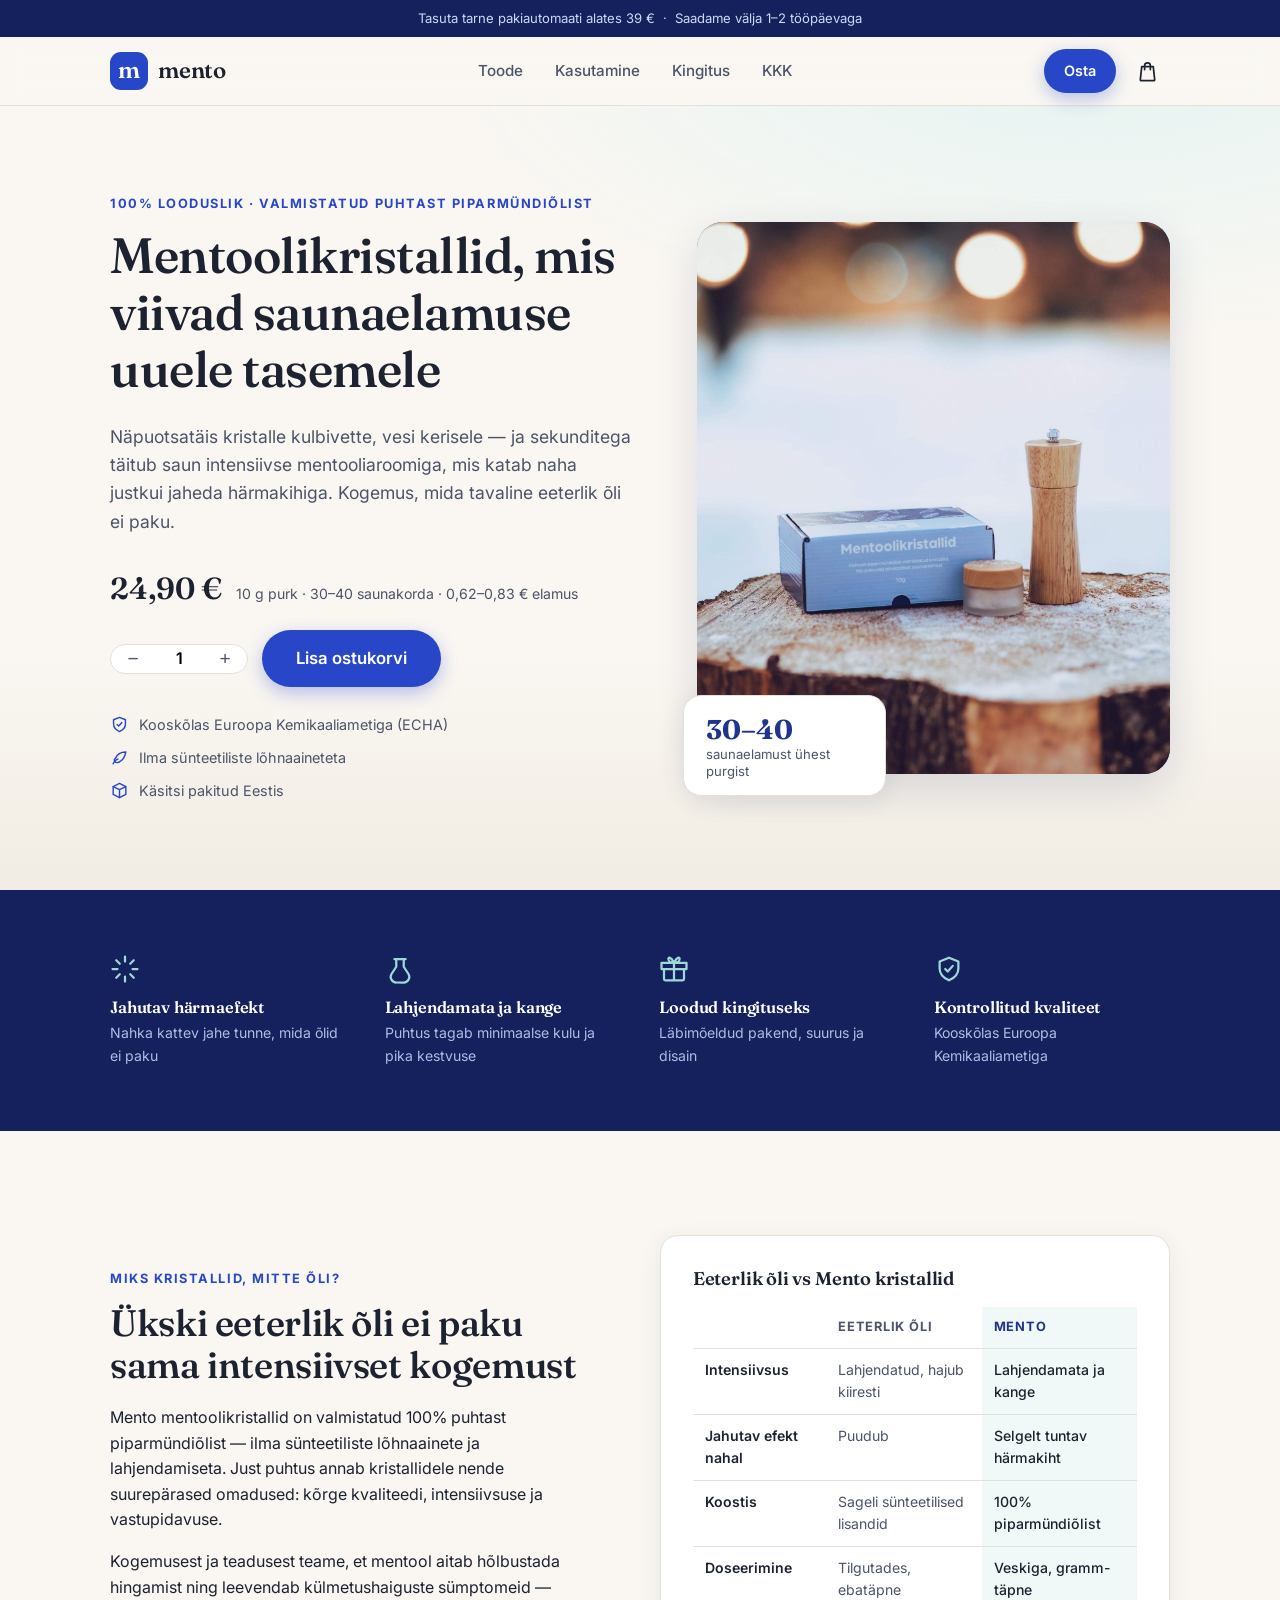
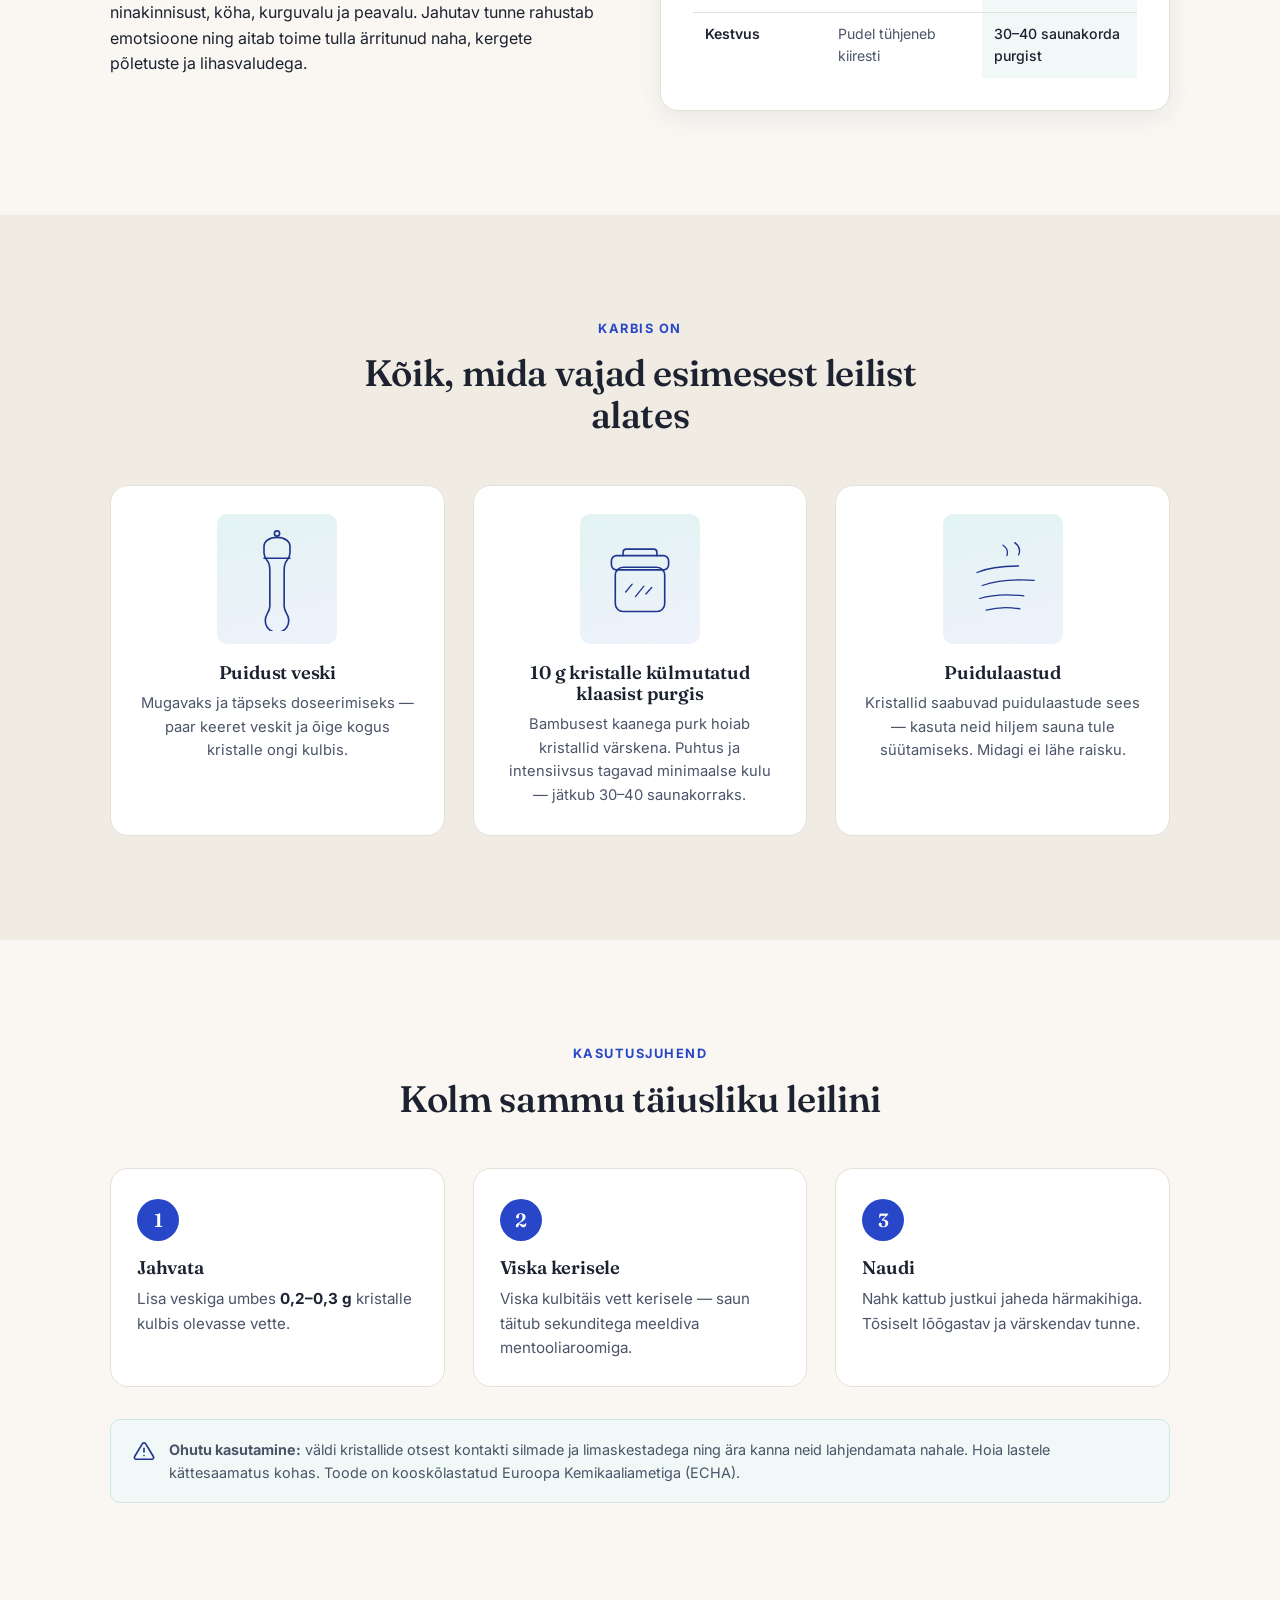
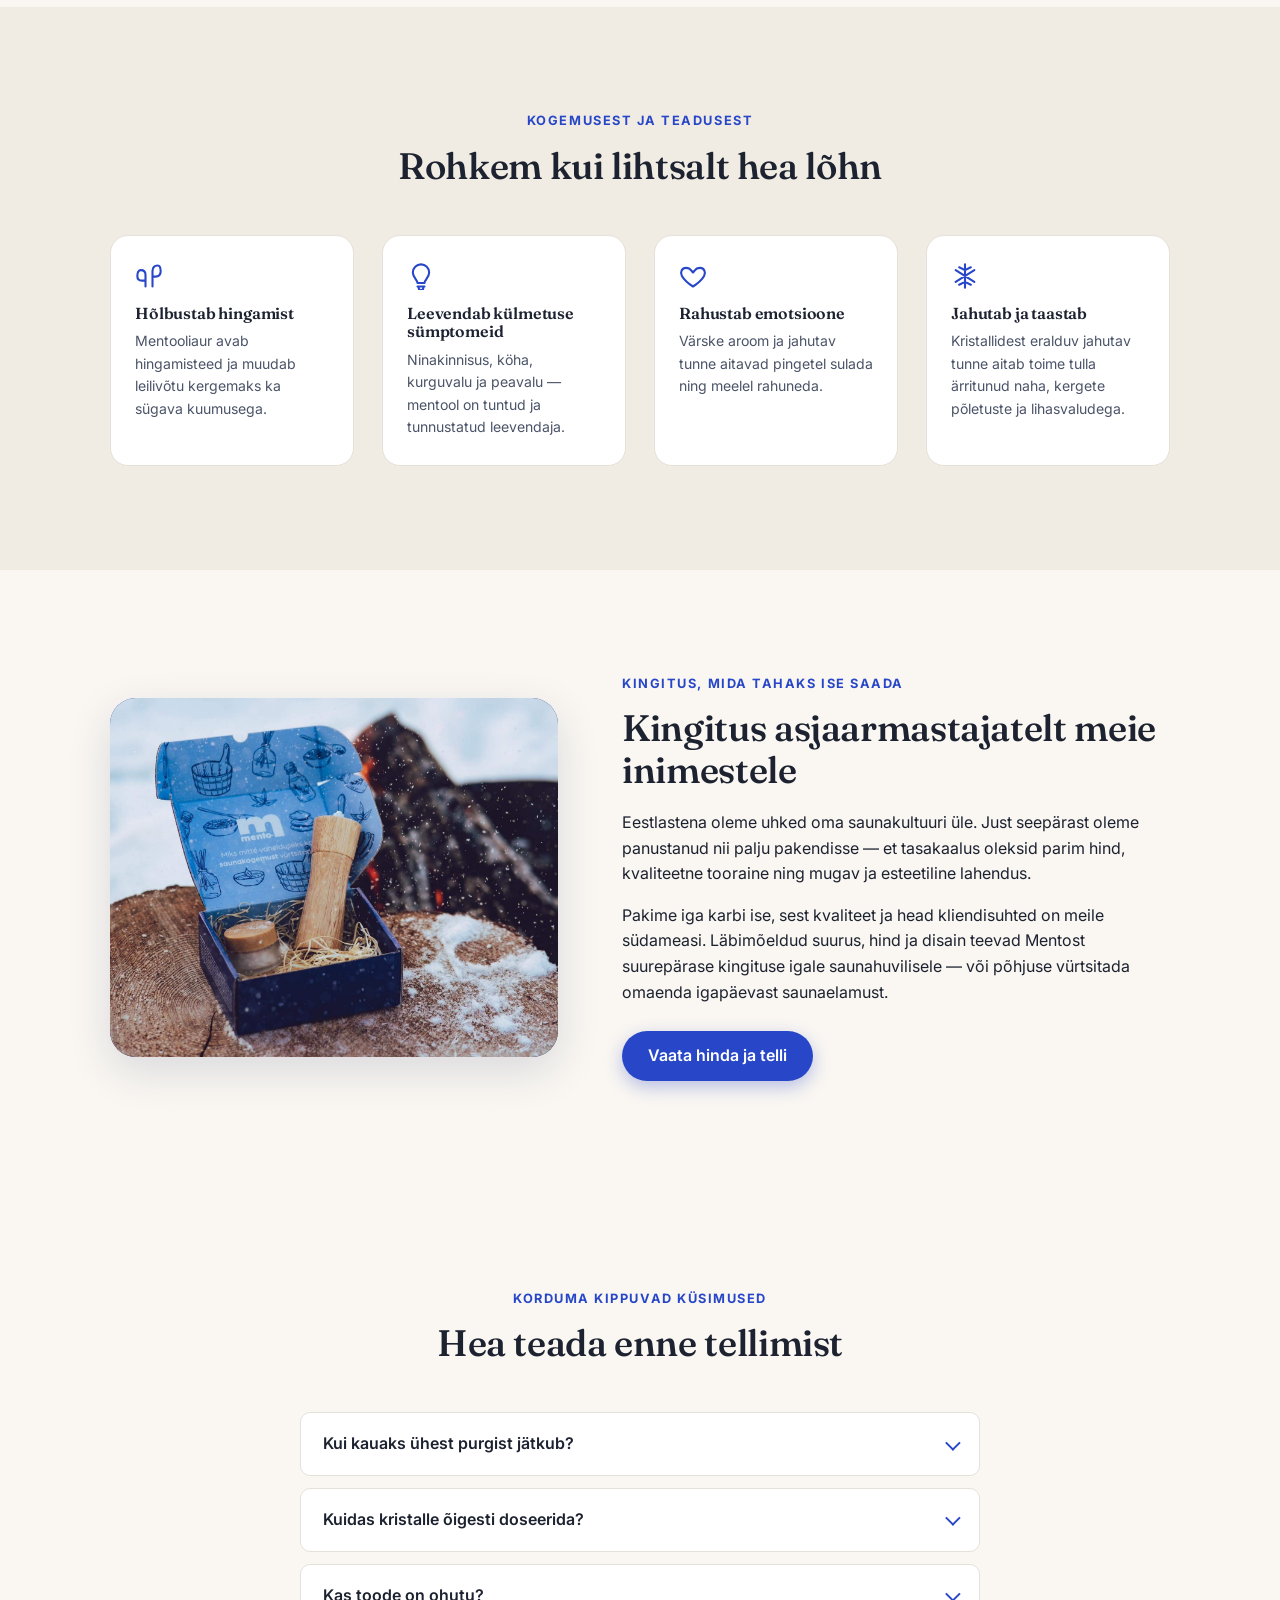
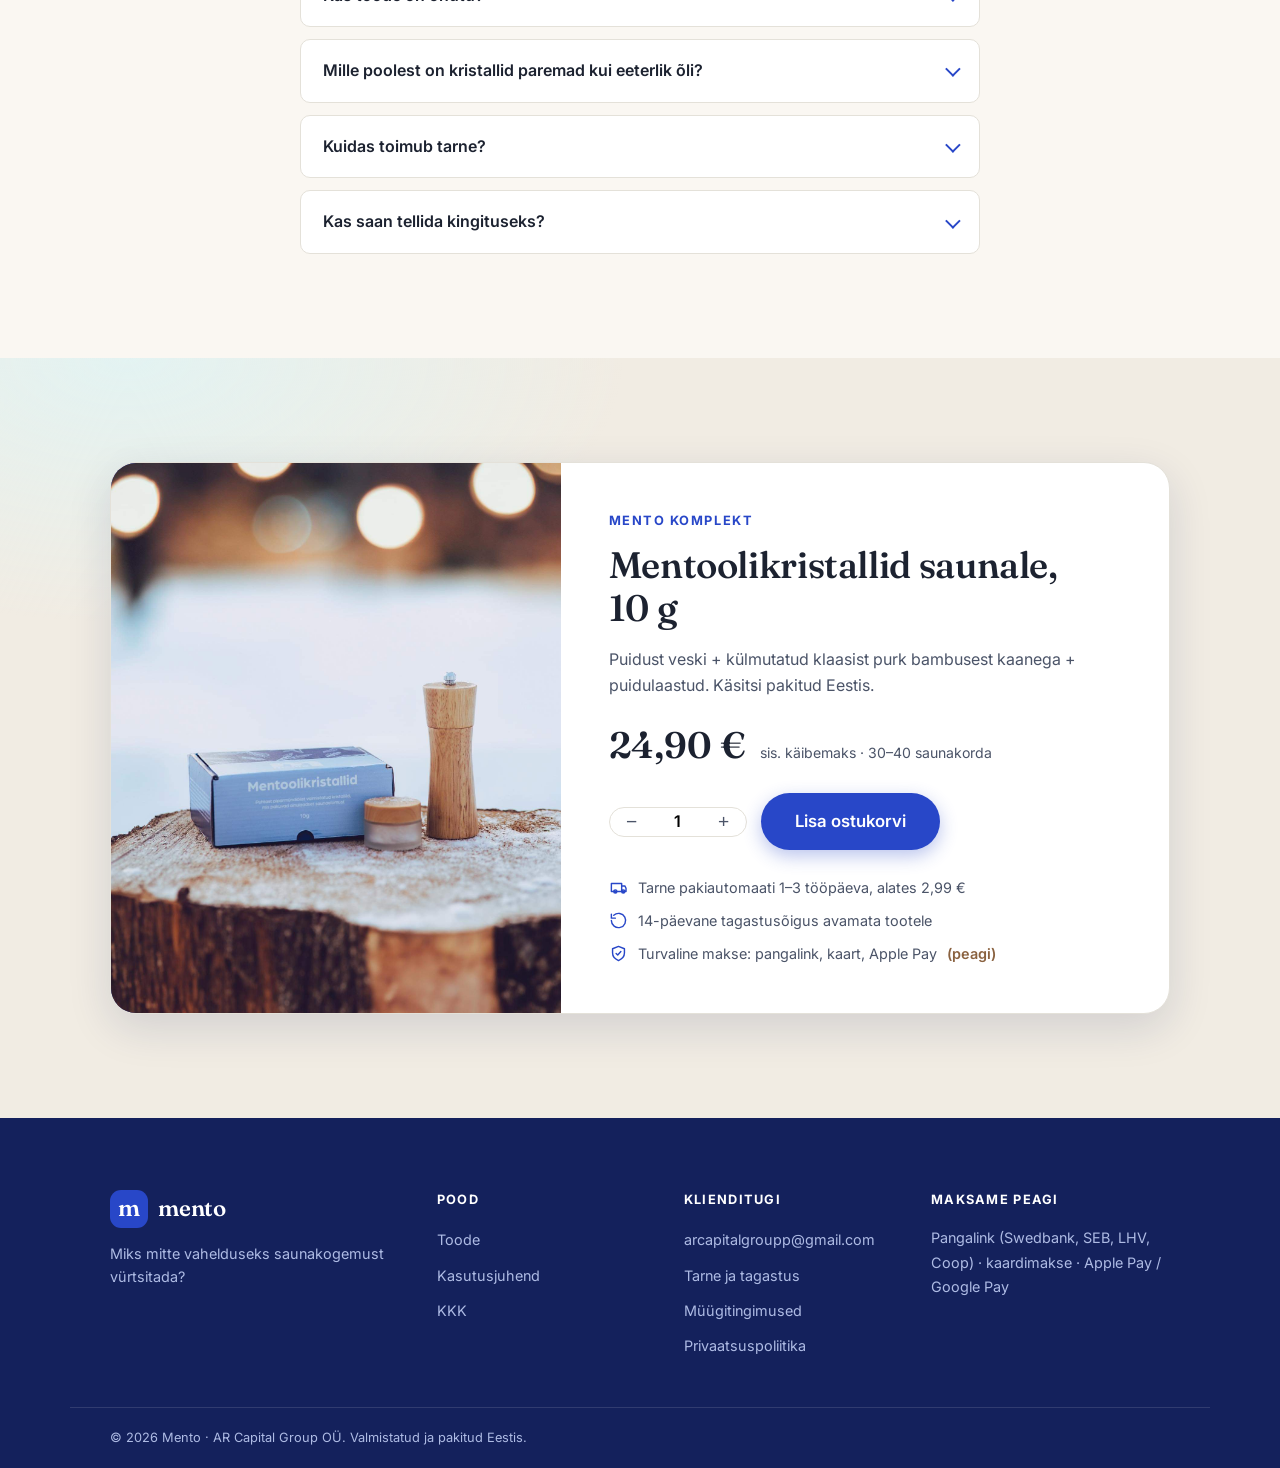
<file: index.html>
<!DOCTYPE html>
<html lang="et">
<head>
  <meta charset="UTF-8">
  <meta name="viewport" content="width=device-width, initial-scale=1">
  <title>Mento — Mentoolikristallid saunale | 100% looduslik</title>
  <meta name="description" content="100% puhtast piparmündiõlist valmistatud mentoolikristallid saunale. Intensiivne ja värskendav saunaelamus — ühest purgist jätkub 30–40 saunakorraks. Käsitsi pakitud Eestis.">
  <meta property="og:title" content="Mento — Mentoolikristallid saunale">
  <meta property="og:description" content="100% looduslikud mentoolikristallid saunale. Ühest purgist 30–40 saunaelamust.">
  <meta property="og:type" content="product">
  <link rel="preconnect" href="https://fonts.googleapis.com">
  <link rel="preconnect" href="https://fonts.gstatic.com" crossorigin>
  <link href="https://fonts.googleapis.com/css2?family=Fraunces:opsz,wght@9..144,400;9..144,500;9..144,600&family=Inter:wght@400;500;600;700&display=swap" rel="stylesheet">
  <link rel="stylesheet" href="css/style.css">
  <link rel="icon" href="data:image/svg+xml,%3Csvg xmlns='http://www.w3.org/2000/svg' viewBox='0 0 32 32'%3E%3Crect width='32' height='32' rx='8' fill='%232847c8'/%3E%3Ctext x='16' y='23' text-anchor='middle' font-family='Georgia' font-size='20' fill='white'%3Em%3C/text%3E%3C/svg%3E">
</head>
<body>

  <!-- Teaderiba -->
  <div class="announce">
    <p>Tasuta tarne pakiautomaati alates 39&nbsp;€ &nbsp;·&nbsp; Saadame välja 1–2 tööpäevaga</p>
  </div>

  <!-- Päis -->
  <header class="site-header" id="ylaosa">
    <div class="container header-inner">
      <a class="brand" href="#ylaosa" aria-label="Mento avaleht">
        <span class="brand-mark" aria-hidden="true">m</span>
        <span class="brand-name">mento</span>
      </a>
      <nav class="main-nav" aria-label="Peamenüü">
        <a href="#toode">Toode</a>
        <a href="#kasutamine">Kasutamine</a>
        <a href="#kingitus">Kingitus</a>
        <a href="#kkk">KKK</a>
      </nav>
      <div class="header-actions">
        <a href="#osta" class="btn btn-small btn-primary nav-buy">Osta</a>
        <button class="cart-button" id="cart-open" aria-label="Ava ostukorv">
          <svg viewBox="0 0 24 24" fill="none" stroke="currentColor" stroke-width="1.8" stroke-linecap="round" stroke-linejoin="round" aria-hidden="true"><path d="M6 7h12l1.5 13.5a1 1 0 0 1-1 1.1H5.5a1 1 0 0 1-1-1.1L6 7Z"/><path d="M9 10V6a3 3 0 0 1 6 0v4"/></svg>
          <span class="cart-count" id="cart-count" hidden>0</span>
        </button>
      </div>
    </div>
  </header>

  <main>
    <!-- Kangelane -->
    <section class="hero" id="toode">
      <div class="container hero-grid">
        <div class="hero-copy">
          <p class="eyebrow">100% looduslik · valmistatud puhtast piparmündiõlist</p>
          <h1>Mentoolikristallid, mis viivad sauna­elamuse uuele tasemele</h1>
          <p class="lead">Näpuotsatäis kristalle kulbivette, vesi kerisele — ja sekunditega täitub saun intensiivse mentooliaroomiga, mis katab naha justkui jaheda härmakihiga. Kogemus, mida tavaline eeterlik õli ei paku.</p>

          <div class="hero-buy">
            <div class="price-row">
              <span class="price" data-price>24,90&nbsp;€</span>
              <span class="price-note">10 g purk · 30–40 saunakorda · 0,62–0,83 € elamus</span>
            </div>
            <div class="buy-controls">
              <div class="qty" data-qty>
                <button type="button" class="qty-btn" data-qty-minus aria-label="Vähenda kogust">−</button>
                <input type="number" inputmode="numeric" value="1" min="1" max="20" data-qty-input aria-label="Kogus">
                <button type="button" class="qty-btn" data-qty-plus aria-label="Suurenda kogust">+</button>
              </div>
              <button class="btn btn-primary btn-large" data-add-to-cart>
                Lisa ostukorvi
              </button>
            </div>
            <ul class="trust-chips">
              <li>
                <svg viewBox="0 0 24 24" fill="none" stroke="currentColor" stroke-width="1.8" stroke-linecap="round" stroke-linejoin="round" aria-hidden="true"><path d="M12 3 4.5 6v5.5c0 4.6 3.2 7.6 7.5 9.5 4.3-1.9 7.5-4.9 7.5-9.5V6L12 3Z"/><path d="m9 12 2 2 4-4.5"/></svg>
                Kooskõlas Euroopa Kemikaaliametiga (ECHA)
              </li>
              <li>
                <svg viewBox="0 0 24 24" fill="none" stroke="currentColor" stroke-width="1.8" stroke-linecap="round" stroke-linejoin="round" aria-hidden="true"><path d="M7 13c2-5 7-8 13-8-1 6-4 11-9 13-2 .8-4 .5-5-1s-.8-3 1-4Z"/><path d="M4 20c1-3 3-5 6-6"/></svg>
                Ilma sünteetiliste lõhnaaineteta
              </li>
              <li>
                <svg viewBox="0 0 24 24" fill="none" stroke="currentColor" stroke-width="1.8" stroke-linecap="round" stroke-linejoin="round" aria-hidden="true"><path d="M20 7 12 3 4 7v10l8 4 8-4V7Z"/><path d="M12 11 4 7m8 4 8-4m-8 4v10"/></svg>
                Käsitsi pakitud Eestis
              </li>
            </ul>
          </div>
        </div>

        <div class="hero-visual">
          <div class="hero-card">
            <img src="images/komplekt.jpeg" alt="Mento komplekt lumisel kännul: mentoolikristallide karp, klaaspurk ja puidust veski" fetchpriority="high">
            <div class="snow" data-snow aria-hidden="true"></div>
          </div>
          <div class="hero-badge">
            <strong>30–40</strong>
            <span>saunaelamust ühest purgist</span>
          </div>
        </div>
      </div>
    </section>

    <!-- Usaldusriba -->
    <section class="featurebar" aria-label="Toote eelised">
      <div class="container featurebar-grid">
        <div class="feature">
          <svg viewBox="0 0 24 24" fill="none" stroke="currentColor" stroke-width="1.8" stroke-linecap="round" stroke-linejoin="round" aria-hidden="true"><path d="M12 2v4m0 12v4M2 12h4m12 0h4M5 5l2.8 2.8m8.4 8.4L19 19M19 5l-2.8 2.8M7.8 16.2 5 19"/></svg>
          <h3>Jahutav härmaefekt</h3>
          <p>Nahka kattev jahe tunne, mida õlid ei paku</p>
        </div>
        <div class="feature">
          <svg viewBox="0 0 24 24" fill="none" stroke="currentColor" stroke-width="1.8" stroke-linecap="round" stroke-linejoin="round" aria-hidden="true"><path d="M9 4v6.2L5.2 16a4.5 4.5 0 0 0 3.9 6.8h5.8a4.5 4.5 0 0 0 3.9-6.8L15 10.2V4"/><path d="M7.5 4h9"/></svg>
          <h3>Lahjendamata ja kange</h3>
          <p>Puhtus tagab minimaalse kulu ja pika kestvuse</p>
        </div>
        <div class="feature">
          <svg viewBox="0 0 24 24" fill="none" stroke="currentColor" stroke-width="1.8" stroke-linecap="round" stroke-linejoin="round" aria-hidden="true"><path d="M20 12v8a1 1 0 0 1-1 1H5a1 1 0 0 1-1-1v-8M2 7h20v5H2zM12 7v14M12 7c-2.5 0-4.5-1.3-4.5-3S9.5 2 12 7Zm0 0c2.5 0 4.5-1.3 4.5-3S14.5 2 12 7Z"/></svg>
          <h3>Loodud kingituseks</h3>
          <p>Läbimõeldud pakend, suurus ja disain</p>
        </div>
        <div class="feature">
          <svg viewBox="0 0 24 24" fill="none" stroke="currentColor" stroke-width="1.8" stroke-linecap="round" stroke-linejoin="round" aria-hidden="true"><path d="M12 3 4.5 6v5.5c0 4.6 3.2 7.6 7.5 9.5 4.3-1.9 7.5-4.9 7.5-9.5V6L12 3Z"/><path d="m9 12 2 2 4-4.5"/></svg>
          <h3>Kontrollitud kvaliteet</h3>
          <p>Kooskõlas Euroopa Kemikaaliametiga</p>
        </div>
      </div>
    </section>

    <!-- Lugu + võrdlus -->
    <section class="story">
      <div class="container story-grid">
        <div class="story-copy">
          <p class="eyebrow">Miks kristallid, mitte õli?</p>
          <h2>Ükski eeterlik õli ei paku sama intensiivset kogemust</h2>
          <p>Mento mentoolikristallid on valmistatud 100% puhtast piparmündiõlist — ilma sünteetiliste lõhnaainete ja lahjendamiseta. Just puhtus annab kristallidele nende suurepärased omadused: kõrge kvaliteedi, intensiivsuse ja vastupidavuse.</p>
          <p>Kogemusest ja teadusest teame, et mentool aitab hõlbustada hingamist ning leevendab külmetushaiguste sümptomeid — ninakinnisust, köha, kurguvalu ja peavalu. Jahutav tunne rahustab emotsioone ning aitab toime tulla ärritunud naha, kergete põletuste ja lihasvaludega.</p>
        </div>
        <div class="compare-card">
          <h3>Eeterlik õli vs Mento kristallid</h3>
          <table class="compare-table">
            <thead>
              <tr>
                <th scope="col"></th>
                <th scope="col">Eeterlik õli</th>
                <th scope="col" class="compare-us">Mento</th>
              </tr>
            </thead>
            <tbody>
              <tr>
                <th scope="row">Intensiivsus</th>
                <td>Lahjendatud, hajub kiiresti</td>
                <td class="compare-us">Lahjendamata ja kange</td>
              </tr>
              <tr>
                <th scope="row">Jahutav efekt nahal</th>
                <td>Puudub</td>
                <td class="compare-us">Selgelt tuntav härmakiht</td>
              </tr>
              <tr>
                <th scope="row">Koostis</th>
                <td>Sageli sünteetilised lisandid</td>
                <td class="compare-us">100% piparmündiõlist</td>
              </tr>
              <tr>
                <th scope="row">Doseerimine</th>
                <td>Tilgutades, ebatäpne</td>
                <td class="compare-us">Veskiga, gramm-täpne</td>
              </tr>
              <tr>
                <th scope="row">Kestvus</th>
                <td>Pudel tühjeneb kiiresti</td>
                <td class="compare-us">30–40 saunakorda purgist</td>
              </tr>
            </tbody>
          </table>
        </div>
      </div>
    </section>

    <!-- Karbis on -->
    <section class="box-contents">
      <div class="container">
        <div class="section-head">
          <p class="eyebrow">Karbis on</p>
          <h2>Kõik, mida vajad esimesest leilist alates</h2>
        </div>
        <div class="box-grid">
          <article class="box-item">
            <div class="box-item-visual">
              <!-- Foto: images/veski.jpg -->
              <svg viewBox="0 0 120 160" fill="none" stroke="currentColor" stroke-width="2.5" stroke-linecap="round" stroke-linejoin="round" aria-hidden="true">
                <path d="M40 30c0-8 8-14 20-14s20 6 20 14v10c0 7-4 10-7 15-2 4-2 8-2 12v55c0 9 7 12 7 21 0 12-8 19-18 19s-18-7-18-19c0-9 7-12 7-21V67c0-4 0-8-2-12-3-5-7-8-7-15V30Z"/>
                <circle cx="60" cy="10" r="4"/>
                <line x1="40" y1="48" x2="80" y2="48"/>
              </svg>
            </div>
            <h3>Puidust veski</h3>
            <p>Mugavaks ja täpseks doseerimiseks — paar keeret veskit ja õige kogus kristalle ongi kulbis.</p>
          </article>
          <article class="box-item">
            <div class="box-item-visual">
              <!-- Foto: images/purk.jpg -->
              <svg viewBox="0 0 120 160" fill="none" stroke="currentColor" stroke-width="2.5" stroke-linecap="round" stroke-linejoin="round" aria-hidden="true">
                <rect x="22" y="62" width="76" height="68" rx="12"/>
                <rect x="16" y="44" width="88" height="22" rx="8"/>
                <path d="M34 44v-5c0-3 2-5 5-5h42c3 0 5 2 5 5v5"/>
                <path d="m38 100 10-12m5 19 13-16m3 12 9-10" stroke-width="2"/>
              </svg>
            </div>
            <h3>10 g kristalle külmutatud klaasist purgis</h3>
            <p>Bambusest kaanega purk hoiab kristallid värskena. Puhtus ja intensiivsus tagavad minimaalse kulu — jätkub 30–40 saunakorraks.</p>
          </article>
          <article class="box-item">
            <div class="box-item-visual">
              <!-- Foto: images/laastud.jpg -->
              <svg viewBox="0 0 120 160" fill="none" stroke="currentColor" stroke-width="2.5" stroke-linecap="round" stroke-linejoin="round" aria-hidden="true">
                <path d="M20 70c16-7 36-10 64-10M28 90c24-8 48-10 80-8M24 110c20-6 44-7 68-4M34 128c18-5 36-5 52-2" stroke-width="2"/>
                <path d="M60 28c6 4 8 10 6 16m12-20c7 5 9 12 6 19" stroke-width="2"/>
              </svg>
            </div>
            <h3>Puidulaastud</h3>
            <p>Kristallid saabuvad puidulaastude sees — kasuta neid hiljem sauna tule süütamiseks. Midagi ei lähe raisku.</p>
          </article>
        </div>
      </div>
    </section>

    <!-- Kasutusjuhend -->
    <section class="howto" id="kasutamine">
      <div class="container">
        <div class="section-head">
          <p class="eyebrow">Kasutusjuhend</p>
          <h2>Kolm sammu täiusliku leilini</h2>
        </div>
        <ol class="steps">
          <li class="step">
            <span class="step-num">1</span>
            <h3>Jahvata</h3>
            <p>Lisa veskiga umbes <strong>0,2–0,3&nbsp;g</strong> kristalle kulbis olevasse vette.</p>
          </li>
          <li class="step">
            <span class="step-num">2</span>
            <h3>Viska kerisele</h3>
            <p>Viska kulbitäis vett kerisele — saun täitub sekunditega meeldiva mentooliaroomiga.</p>
          </li>
          <li class="step">
            <span class="step-num">3</span>
            <h3>Naudi</h3>
            <p>Nahk kattub justkui jaheda härmakihiga. Tõsiselt lõõgastav ja värskendav tunne.</p>
          </li>
        </ol>
        <aside class="safety-note">
          <svg viewBox="0 0 24 24" fill="none" stroke="currentColor" stroke-width="1.8" stroke-linecap="round" stroke-linejoin="round" aria-hidden="true"><path d="M12 9v4m0 4h.01M10.3 3.9 1.8 18a2 2 0 0 0 1.7 3h17a2 2 0 0 0 1.7-3L13.7 3.9a2 2 0 0 0-3.4 0Z"/></svg>
          <p><strong>Ohutu kasutamine:</strong> väldi kristallide otsest kontakti silmade ja limaskestadega ning ära kanna neid lahjendamata nahale. Hoia lastele kättesaamatus kohas. Toode on kooskõlastatud Euroopa Kemikaaliametiga (ECHA).</p>
        </aside>
      </div>
    </section>

    <!-- Mõju -->
    <section class="benefits">
      <div class="container">
        <div class="section-head">
          <p class="eyebrow">Kogemusest ja teadusest</p>
          <h2>Rohkem kui lihtsalt hea lõhn</h2>
        </div>
        <div class="benefits-grid">
          <article class="benefit">
            <svg viewBox="0 0 24 24" fill="none" stroke="currentColor" stroke-width="1.8" stroke-linecap="round" stroke-linejoin="round" aria-hidden="true"><path d="M9 21V11c0-3-2-4-4-4S2 9 2 12s2 4 4 4h3m6 5V8c0-4 2.5-5 4.5-5S22 4.5 22 8s-2 4.5-4.5 4.5H15"/></svg>
            <h3>Hõlbustab hingamist</h3>
            <p>Mentooliaur avab hingamisteed ja muudab leilivõtu kergemaks ka sügava kuumusega.</p>
          </article>
          <article class="benefit">
            <svg viewBox="0 0 24 24" fill="none" stroke="currentColor" stroke-width="1.8" stroke-linecap="round" stroke-linejoin="round" aria-hidden="true"><path d="M12 2a7 7 0 0 1 7 7c0 2.4-1.2 4.1-2.4 5.7-1 1.3-1.6 2.2-1.6 3.3H9c0-1.1-.6-2-1.6-3.3C6.2 13.1 5 11.4 5 9a7 7 0 0 1 7-7Z"/><path d="M9 21h6m-5 0v1a2 2 0 0 0 4 0v-1"/></svg>
            <h3>Leevendab külmetuse sümptomeid</h3>
            <p>Ninakinnisus, köha, kurguvalu ja peavalu — mentool on tuntud ja tunnustatud leevendaja.</p>
          </article>
          <article class="benefit">
            <svg viewBox="0 0 24 24" fill="none" stroke="currentColor" stroke-width="1.8" stroke-linecap="round" stroke-linejoin="round" aria-hidden="true"><path d="M12 21s-7-4.5-9.5-9C.7 8.7 2.5 5 6 5c2.2 0 3.8 1.2 4.7 2.5L12 9l1.3-1.5C14.2 6.2 15.8 5 18 5c3.5 0 5.3 3.7 3.5 7-2.5 4.5-9.5 9-9.5 9Z"/></svg>
            <h3>Rahustab emotsioone</h3>
            <p>Värske aroom ja jahutav tunne aitavad pingetel sulada ning meelel rahuneda.</p>
          </article>
          <article class="benefit">
            <svg viewBox="0 0 24 24" fill="none" stroke="currentColor" stroke-width="1.8" stroke-linecap="round" stroke-linejoin="round" aria-hidden="true"><path d="M12 2v20M4 7l16 10M4 17 20 7M7 4.5 12 7l5-2.5M7 19.5 12 17l5 2.5"/></svg>
            <h3>Jahutab ja taastab</h3>
            <p>Kristallidest eralduv jahutav tunne aitab toime tulla ärritunud naha, kergete põletuste ja lihasvaludega.</p>
          </article>
        </div>
      </div>
    </section>

    <!-- Kingitus -->
    <section class="gift" id="kingitus">
      <div class="container gift-grid">
        <div class="gift-visual">
          <div class="gift-card-visual">
            <img src="images/kinkekarp.jpeg" alt="Avatud Mento kinkekarp talvises looduses: puidust veski ja kristallipurk puidulaastude sees" loading="lazy">
          </div>
        </div>
        <div class="gift-copy">
          <p class="eyebrow">Kingitus, mida tahaks ise saada</p>
          <h2>Kingitus asjaarmastajatelt meie inimestele</h2>
          <p>Eestlastena oleme uhked oma saunakultuuri üle. Just seepärast oleme panustanud nii palju pakendisse — et tasakaalus oleksid parim hind, kvaliteetne tooraine ning mugav ja esteetiline lahendus.</p>
          <p>Pakime iga karbi ise, sest kvaliteet ja head kliendisuhted on meile südameasi. Läbimõeldud suurus, hind ja disain teevad Mentost suurepärase kingituse igale saunahuvilisele — või põhjuse vürtsitada omaenda igapäevast saunaelamust.</p>
          <a href="#osta" class="btn btn-primary">Vaata hinda ja telli</a>
        </div>
      </div>
    </section>

    <!-- KKK -->
    <section class="faq" id="kkk">
      <div class="container faq-inner">
        <div class="section-head">
          <p class="eyebrow">Korduma kippuvad küsimused</p>
          <h2>Hea teada enne tellimist</h2>
        </div>
        <div class="faq-list">
          <details class="faq-item">
            <summary>Kui kauaks ühest purgist jätkub?</summary>
            <p>Purgis on 10 grammi kristalle ja ühe saunakorra jaoks kulub vaid 0,2–0,3 grammi. See teeb ühest purgist 30–40 nauditavat saunaelamust.</p>
          </details>
          <details class="faq-item">
            <summary>Kuidas kristalle õigesti doseerida?</summary>
            <p>Kõige mugavam on kasutada komplektis olevat puidust veskit: paar keeret otse kulbis olevasse vette ja kogus ongi paras. Alusta pigem väiksema kogusega — kristallid on lahjendamata ja kanged.</p>
          </details>
          <details class="faq-item">
            <summary>Kas toode on ohutu?</summary>
            <p>Jah — toode on kooskõlastatud Euroopa Kemikaaliametiga (ECHA) ega sisalda sünteetilisi lõhnaaineid. Nagu iga kontsentreeritud loodustoote puhul: väldi otsest kontakti silmadega, ära neela alla ja hoia lastele kättesaamatus kohas.</p>
          </details>
          <details class="faq-item">
            <summary>Mille poolest on kristallid paremad kui eeterlik õli?</summary>
            <p>Kristallid on lahjendamata ja seetõttu palju intensiivsemad. Lisaks aroomile tekib nahal selgelt tuntav jahutav härmaefekt, mida õlid ei paku. Täpne doseerimine veskiga tähendab, et purk kestab kuid.</p>
          </details>
          <details class="faq-item">
            <summary>Kuidas toimub tarne?</summary>
            <p>Saadame tellimused välja 1–2 tööpäeva jooksul Omniva või SmartPosti pakiautomaati üle Eesti. Pakiautomaati jõuab tellimus tavaliselt 1–3 tööpäevaga. Alates 39 € tellimusest on tarne tasuta.</p>
          </details>
          <details class="faq-item">
            <summary>Kas saan tellida kingituseks?</summary>
            <p>Kindlasti — toode ongi kingituseks loodud. Karbi disain, suurus ja sisu (veski, purk ja puidulaastud) moodustavad tervikliku kingikomplekti, mis ei vaja lisapakendamist.</p>
          </details>
        </div>
      </div>
    </section>

    <!-- Ostuplokk -->
    <section class="buy" id="osta">
      <div class="container">
        <div class="buy-card">
          <div class="buy-visual" aria-hidden="true">
            <img src="images/komplekt.jpeg" alt="" loading="lazy">
            <div class="snow" data-snow></div>
          </div>
          <div class="buy-info">
            <p class="eyebrow">Mento komplekt</p>
            <h2>Mentoolikristallid saunale, 10&nbsp;g</h2>
            <p class="buy-desc">Puidust veski + külmutatud klaasist purk bambusest kaanega + puidulaastud. Käsitsi pakitud Eestis.</p>
            <div class="price-row">
              <span class="price price-large" data-price>24,90&nbsp;€</span>
              <span class="price-note">sis. käibemaks · 30–40 saunakorda</span>
            </div>
            <div class="buy-controls">
              <div class="qty" data-qty>
                <button type="button" class="qty-btn" data-qty-minus aria-label="Vähenda kogust">−</button>
                <input type="number" inputmode="numeric" value="1" min="1" max="20" data-qty-input aria-label="Kogus">
                <button type="button" class="qty-btn" data-qty-plus aria-label="Suurenda kogust">+</button>
              </div>
              <button class="btn btn-primary btn-large" data-add-to-cart>Lisa ostukorvi</button>
            </div>
            <ul class="buy-meta">
              <li>
                <svg viewBox="0 0 24 24" fill="none" stroke="currentColor" stroke-width="1.8" stroke-linecap="round" stroke-linejoin="round" aria-hidden="true"><path d="M3 7h13v10H3zM16 10h4l1.5 3V17H16M6 17a2 2 0 1 0 4 0 2 2 0 0 0-4 0Zm10 0a2 2 0 1 0 4 0 2 2 0 0 0-4 0Z"/></svg>
                Tarne pakiautomaati 1–3 tööpäeva, alates 2,99&nbsp;€
              </li>
              <li>
                <svg viewBox="0 0 24 24" fill="none" stroke="currentColor" stroke-width="1.8" stroke-linecap="round" stroke-linejoin="round" aria-hidden="true"><path d="M3 12a9 9 0 1 0 3-6.7M3 4v5h5"/></svg>
                14-päevane tagastusõigus avamata tootele
              </li>
              <li>
                <svg viewBox="0 0 24 24" fill="none" stroke="currentColor" stroke-width="1.8" stroke-linecap="round" stroke-linejoin="round" aria-hidden="true"><path d="M12 3 4.5 6v5.5c0 4.6 3.2 7.6 7.5 9.5 4.3-1.9 7.5-4.9 7.5-9.5V6L12 3Z"/><path d="m9 12 2 2 4-4.5"/></svg>
                Turvaline makse: pangalink, kaart, Apple&nbsp;Pay <em>(peagi)</em>
              </li>
            </ul>
          </div>
        </div>
      </div>
    </section>
  </main>

  <!-- Jalus -->
  <footer class="site-footer">
    <div class="container footer-grid">
      <div class="footer-brand">
        <a class="brand" href="#ylaosa" aria-label="Mento avaleht">
          <span class="brand-mark" aria-hidden="true">m</span>
          <span class="brand-name brand-name-light">mento</span>
        </a>
        <p>Miks mitte vahelduseks saunakogemust vürtsitada?</p>
      </div>
      <div class="footer-col">
        <h4>Pood</h4>
        <a href="#toode">Toode</a>
        <a href="#kasutamine">Kasutusjuhend</a>
        <a href="#kkk">KKK</a>
      </div>
      <div class="footer-col">
        <h4>Klienditugi</h4>
        <a href="mailto:arcapitalgroupp@gmail.com">arcapitalgroupp@gmail.com</a>
        <a href="tingimused.html#tarne">Tarne ja tagastus</a>
        <a href="tingimused.html">Müügitingimused</a>
        <a href="privaatsus.html">Privaatsuspoliitika</a>
      </div>
      <div class="footer-col">
        <h4>Maksame peagi</h4>
        <p class="footer-pay">Pangalink (Swedbank, SEB, LHV, Coop) · kaardimakse · Apple&nbsp;Pay / Google&nbsp;Pay</p>
      </div>
    </div>
    <div class="container footer-bottom">
      <p>© 2026 Mento · AR Capital Group OÜ. Valmistatud ja pakitud Eestis.</p>
    </div>
  </footer>

  <!-- Ostukorvi sahtel -->
  <div class="drawer-backdrop" id="cart-backdrop" hidden></div>
  <aside class="cart-drawer" id="cart-drawer" role="dialog" aria-modal="true" aria-label="Ostukorv" hidden>
    <div class="cart-head">
      <h2>Ostukorv</h2>
      <button class="icon-btn" id="cart-close" aria-label="Sulge ostukorv">
        <svg viewBox="0 0 24 24" fill="none" stroke="currentColor" stroke-width="2" stroke-linecap="round" aria-hidden="true"><path d="M6 6l12 12M18 6 6 18"/></svg>
      </button>
    </div>
    <div class="cart-body" id="cart-body">
      <!-- täidetakse JS-iga -->
    </div>
    <div class="cart-foot" id="cart-foot" hidden>
      <p class="cart-shipping-hint" id="cart-shipping-hint"></p>
      <div class="cart-total-row">
        <span>Vahesumma</span>
        <strong id="cart-subtotal">0,00&nbsp;€</strong>
      </div>
      <button class="btn btn-primary btn-large btn-block" id="checkout-open">Vormista tellimus</button>
      <p class="cart-note">Tarne arvutatakse järgmises sammus</p>
    </div>
  </aside>

  <!-- Tellimuse vormistamine -->
  <div class="modal-backdrop" id="checkout-backdrop" hidden>
    <div class="modal" role="dialog" aria-modal="true" aria-labelledby="checkout-title">
      <div class="modal-head">
        <h2 id="checkout-title">Tellimuse vormistamine</h2>
        <button class="icon-btn" id="checkout-close" aria-label="Sulge">
          <svg viewBox="0 0 24 24" fill="none" stroke="currentColor" stroke-width="2" stroke-linecap="round" aria-hidden="true"><path d="M6 6l12 12M18 6 6 18"/></svg>
        </button>
      </div>

      <form id="checkout-form" novalidate>
        <fieldset>
          <legend>Kontaktandmed</legend>
          <div class="form-row">
            <div class="form-field">
              <label for="f-nimi">Nimi <span aria-hidden="true">*</span></label>
              <input id="f-nimi" name="nimi" type="text" autocomplete="name" required>
              <p class="field-error" hidden>Palun sisesta oma nimi</p>
            </div>
            <div class="form-field">
              <label for="f-tel">Telefon <span aria-hidden="true">*</span></label>
              <input id="f-tel" name="telefon" type="tel" autocomplete="tel" placeholder="+372" required>
              <p class="field-error" hidden>Palun sisesta telefoninumber</p>
            </div>
          </div>
          <div class="form-field">
            <label for="f-epost">E-post <span aria-hidden="true">*</span></label>
            <input id="f-epost" name="epost" type="email" autocomplete="email" required>
            <p class="field-hint">Saadame sellele aadressile tellimuse kinnituse ja pakiautomaadi koodi</p>
            <p class="field-error" hidden>Palun sisesta korrektne e-posti aadress</p>
          </div>
        </fieldset>

        <fieldset>
          <legend>Tarneviis</legend>
          <div class="option-list" id="shipping-options">
            <label class="option">
              <input type="radio" name="tarne" value="omniva" data-price="2.99" checked>
              <span class="option-body">
                <span class="option-title">Omniva pakiautomaat</span>
                <span class="option-sub">1–3 tööpäeva</span>
              </span>
              <span class="option-price" data-ship-price>2,99&nbsp;€</span>
            </label>
            <label class="option">
              <input type="radio" name="tarne" value="smartpost" data-price="2.99">
              <span class="option-body">
                <span class="option-title">SmartPost pakiautomaat</span>
                <span class="option-sub">1–3 tööpäeva</span>
              </span>
              <span class="option-price" data-ship-price>2,99&nbsp;€</span>
            </label>
            <label class="option">
              <input type="radio" name="tarne" value="kuller" data-price="5.99">
              <span class="option-body">
                <span class="option-title">Kuller koju või kontorisse</span>
                <span class="option-sub">1–2 tööpäeva, üle Eesti</span>
              </span>
              <span class="option-price">5,99&nbsp;€</span>
            </label>
          </div>
          <div class="form-field" id="parcel-field">
            <label for="f-automaat">Pakiautomaat <span aria-hidden="true">*</span></label>
            <input id="f-automaat" name="automaat" type="text" placeholder="nt Tallinna Kristiine Keskuse pakiautomaat" required>
            <p class="field-hint">Päris poes asendub see pakiautomaatide otsinguga</p>
            <p class="field-error" hidden>Palun vali pakiautomaat</p>
          </div>
          <div class="form-field" id="address-field" hidden>
            <label for="f-aadress">Aadress <span aria-hidden="true">*</span></label>
            <input id="f-aadress" name="aadress" type="text" autocomplete="street-address">
            <p class="field-error" hidden>Palun sisesta tarneaadress</p>
          </div>
        </fieldset>

        <fieldset>
          <legend>Makseviis</legend>
          <p class="pay-placeholder-note">Makselahendus ühendatakse peagi — allolevad valikud näitavad planeeritavat valikut.</p>
          <div class="option-list option-list-pay">
            <label class="option option-disabled">
              <input type="radio" name="makse" value="pangalink" disabled>
              <span class="option-body">
                <span class="option-title">Pangalink</span>
                <span class="option-sub">Swedbank · SEB · LHV · Coop Pank</span>
              </span>
              <span class="option-badge">Tulekul</span>
            </label>
            <label class="option option-disabled">
              <input type="radio" name="makse" value="kaart" disabled>
              <span class="option-body">
                <span class="option-title">Pangakaart</span>
                <span class="option-sub">Visa · Mastercard</span>
              </span>
              <span class="option-badge">Tulekul</span>
            </label>
            <label class="option option-disabled">
              <input type="radio" name="makse" value="wallet" disabled>
              <span class="option-body">
                <span class="option-title">Apple Pay / Google Pay</span>
                <span class="option-sub">Kiirmakse mobiilis</span>
              </span>
              <span class="option-badge">Tulekul</span>
            </label>
          </div>
        </fieldset>

        <div class="order-summary">
          <div class="summary-row"><span>Tooted</span><span id="sum-products">0,00&nbsp;€</span></div>
          <div class="summary-row"><span>Tarne</span><span id="sum-shipping">2,99&nbsp;€</span></div>
          <div class="summary-row summary-total"><span>Kokku</span><span id="sum-total">0,00&nbsp;€</span></div>
        </div>

        <div class="form-field">
          <label class="consent">
            <input type="checkbox" name="tingimused" required>
            <span>Olen tutvunud ja nõustun <a href="tingimused.html" target="_blank" rel="noopener">müügitingimuste</a> ning <a href="privaatsus.html" target="_blank" rel="noopener">privaatsuspoliitikaga</a> <span aria-hidden="true">*</span></span>
          </label>
          <p class="field-error" hidden>Tellimuse esitamiseks nõustu müügitingimustega</p>
        </div>

        <button type="submit" class="btn btn-primary btn-large btn-block" id="checkout-submit">Esita tellimus (testrežiim)</button>
        <p class="cart-note">Testrežiimis makset ei toimu — tellimus kinnitatakse näidisena.</p>
      </form>

      <div class="order-confirm" id="order-confirm" hidden>
        <svg viewBox="0 0 24 24" fill="none" stroke="currentColor" stroke-width="1.8" stroke-linecap="round" stroke-linejoin="round" aria-hidden="true"><circle cx="12" cy="12" r="9"/><path d="m8.5 12.5 2.5 2.5 5-5.5"/></svg>
        <h3>Aitäh! Tellimus on vastu võetud</h3>
        <p>See on testkinnitus — kui makselahendus on ühendatud, suunatakse klient siit makset sooritama ning kinnitus saadetakse e-postiga.</p>
        <button class="btn btn-secondary" id="confirm-close">Sulge</button>
      </div>
    </div>
  </div>

  <!-- Teavitus -->
  <div class="toast" id="toast" role="status" aria-live="polite" hidden></div>

  <script src="js/main.js"></script>
</body>
</html>
</file>
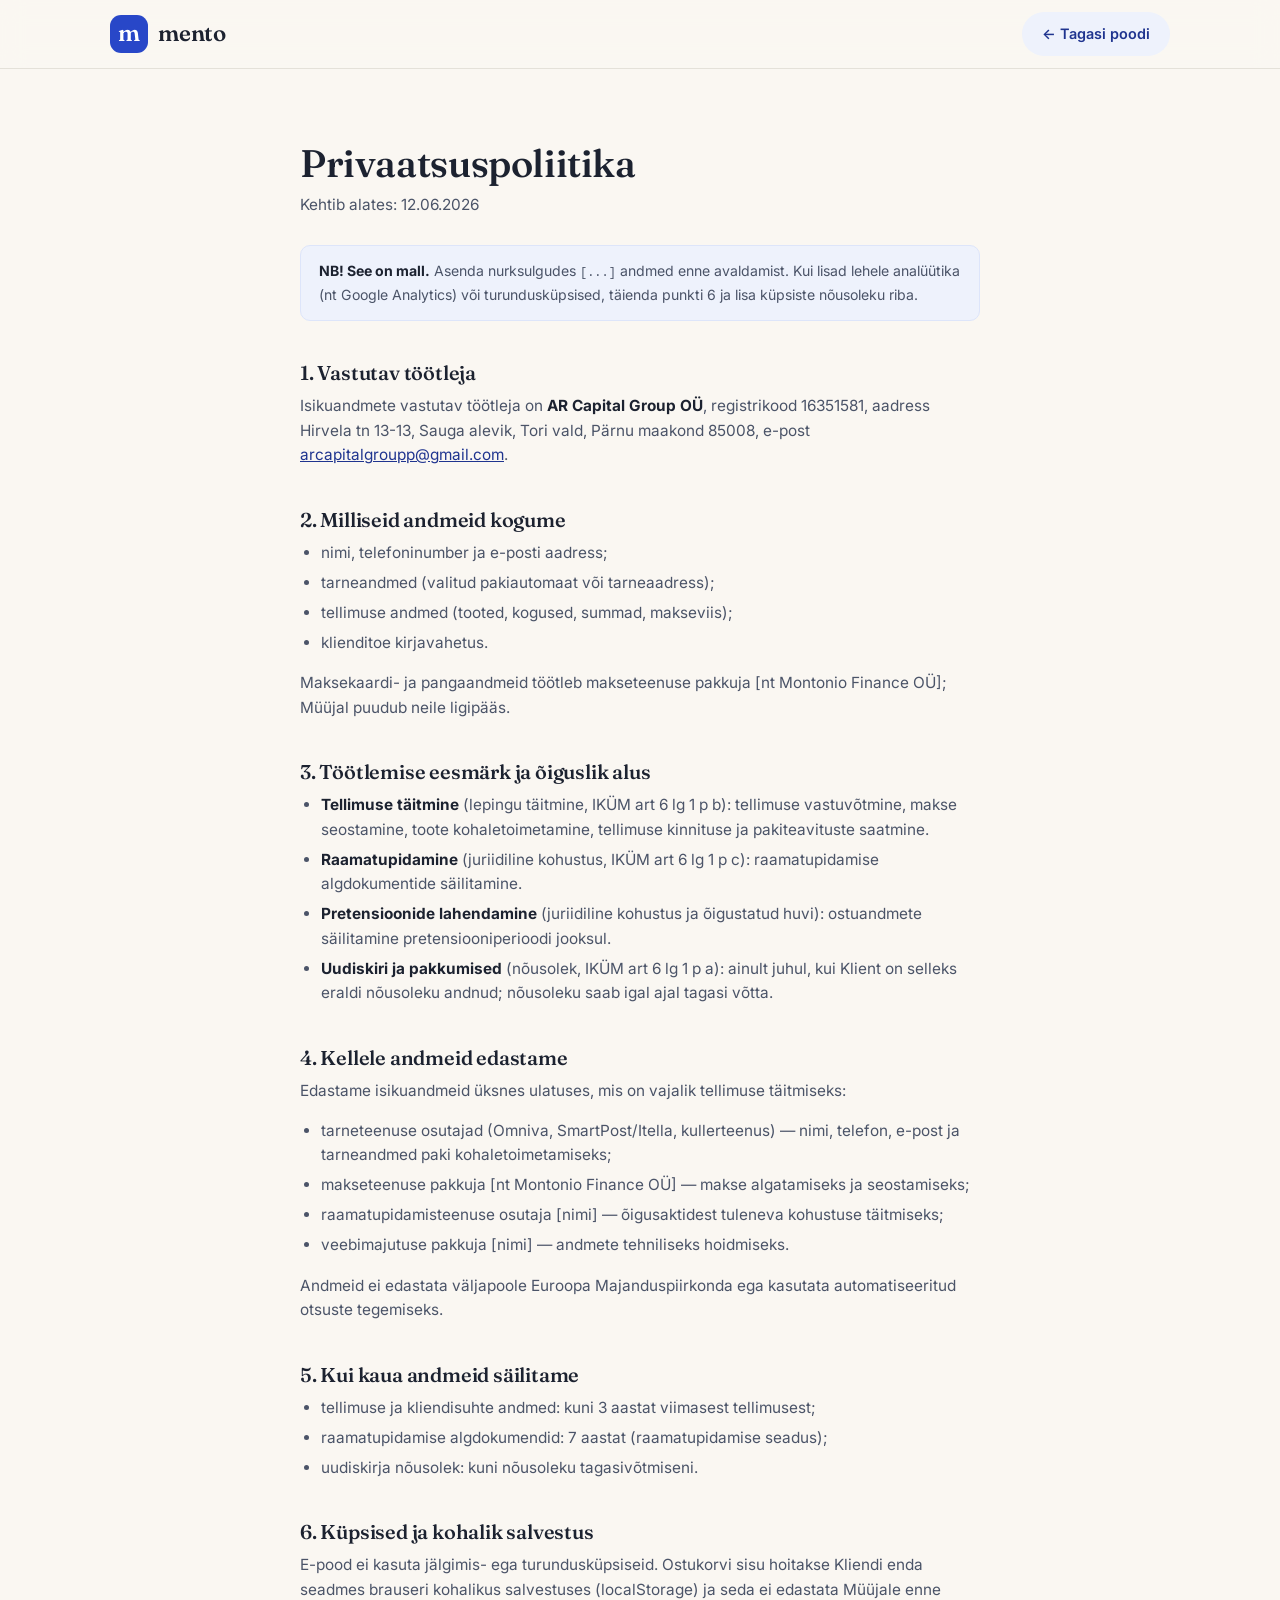
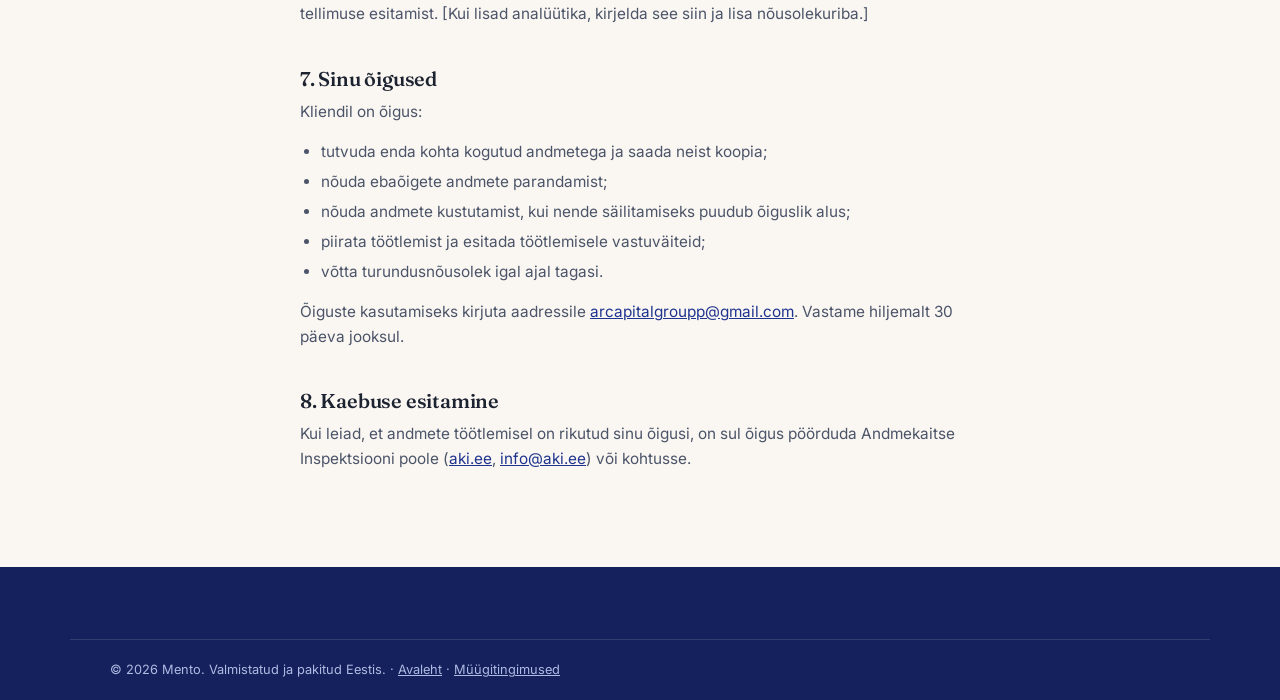
<file: privaatsus.html>
﻿<!DOCTYPE html>
<html lang="et">
<head>
  <meta charset="UTF-8">
  <meta name="viewport" content="width=device-width, initial-scale=1">
  <title>Privaatsuspoliitika — Mento</title>
  <meta name="description" content="Mento e-poe privaatsuspoliitika: milliseid isikuandmeid kogume, miks ja kui kaua neid säilitame ning millised on sinu õigused.">
  <meta name="robots" content="noindex">
  <link rel="preconnect" href="https://fonts.googleapis.com">
  <link rel="preconnect" href="https://fonts.gstatic.com" crossorigin>
  <link href="https://fonts.googleapis.com/css2?family=Fraunces:opsz,wght@9..144,400;9..144,500;9..144,600&family=Inter:wght@400;500;600;700&display=swap" rel="stylesheet">
  <link rel="stylesheet" href="css/style.css">
  <link rel="icon" href="data:image/svg+xml,%3Csvg xmlns='http://www.w3.org/2000/svg' viewBox='0 0 32 32'%3E%3Crect width='32' height='32' rx='8' fill='%232847c8'/%3E%3Ctext x='16' y='23' text-anchor='middle' font-family='Georgia' font-size='20' fill='white'%3Em%3C/text%3E%3C/svg%3E">
</head>
<body>

  <header class="site-header">
    <div class="container header-inner">
      <a class="brand" href="index.html" aria-label="Mento avaleht">
        <span class="brand-mark" aria-hidden="true">m</span>
        <span class="brand-name">mento</span>
      </a>
      <a href="index.html" class="btn btn-small btn-secondary">← Tagasi poodi</a>
    </div>
  </header>

  <main class="legal-page">
    <div class="container">
      <h1>Privaatsuspoliitika</h1>
      <p class="legal-meta">Kehtib alates: 12.06.2026</p>

      <div class="legal-notice">
        <strong>NB! See on mall.</strong> Asenda nurksulgudes <code>[...]</code> andmed enne
        avaldamist. Kui lisad lehele analüütika (nt Google Analytics) või turundusküpsised,
        täienda punkti 6 ja lisa küpsiste nõusoleku riba.
      </div>

      <h2>1. Vastutav töötleja</h2>
      <p>Isikuandmete vastutav töötleja on <strong>AR Capital Group OÜ</strong>, registrikood
      16351581, aadress Hirvela tn 13-13, Sauga alevik, Tori vald, Pärnu maakond 85008,
      e-post <a href="mailto:arcapitalgroupp@gmail.com">arcapitalgroupp@gmail.com</a>.</p>

      <h2>2. Milliseid andmeid kogume</h2>
      <ul>
        <li>nimi, telefoninumber ja e-posti aadress;</li>
        <li>tarneandmed (valitud pakiautomaat või tarneaadress);</li>
        <li>tellimuse andmed (tooted, kogused, summad, makseviis);</li>
        <li>klienditoe kirjavahetus.</li>
      </ul>
      <p>Maksekaardi- ja pangaandmeid töötleb makseteenuse pakkuja [nt Montonio Finance OÜ];
      Müüjal puudub neile ligipääs.</p>

      <h2>3. Töötlemise eesmärk ja õiguslik alus</h2>
      <ul>
        <li><strong>Tellimuse täitmine</strong> (lepingu täitmine, IKÜM art 6 lg 1 p b):
        tellimuse vastuvõtmine, makse seostamine, toote kohaletoimetamine, tellimuse kinnituse
        ja pakiteavituste saatmine.</li>
        <li><strong>Raamatupidamine</strong> (juriidiline kohustus, IKÜM art 6 lg 1 p c):
        raamatupidamise algdokumentide säilitamine.</li>
        <li><strong>Pretensioonide lahendamine</strong> (juriidiline kohustus ja õigustatud huvi):
        ostuandmete säilitamine pretensiooniperioodi jooksul.</li>
        <li><strong>Uudiskiri ja pakkumised</strong> (nõusolek, IKÜM art 6 lg 1 p a): ainult juhul,
        kui Klient on selleks eraldi nõusoleku andnud; nõusoleku saab igal ajal tagasi võtta.</li>
      </ul>

      <h2>4. Kellele andmeid edastame</h2>
      <p>Edastame isikuandmeid üksnes ulatuses, mis on vajalik tellimuse täitmiseks:</p>
      <ul>
        <li>tarneteenuse osutajad (Omniva, SmartPost/Itella, kullerteenus) — nimi, telefon,
        e-post ja tarneandmed paki kohaletoimetamiseks;</li>
        <li>makseteenuse pakkuja [nt Montonio Finance OÜ] — makse algatamiseks ja seostamiseks;</li>
        <li>raamatupidamisteenuse osutaja [nimi] — õigusaktidest tuleneva kohustuse täitmiseks;</li>
        <li>veebimajutuse pakkuja [nimi] — andmete tehniliseks hoidmiseks.</li>
      </ul>
      <p>Andmeid ei edastata väljapoole Euroopa Majanduspiirkonda ega kasutata automatiseeritud
      otsuste tegemiseks.</p>

      <h2>5. Kui kaua andmeid säilitame</h2>
      <ul>
        <li>tellimuse ja kliendisuhte andmed: kuni 3 aastat viimasest tellimusest;</li>
        <li>raamatupidamise algdokumendid: 7 aastat (raamatupidamise seadus);</li>
        <li>uudiskirja nõusolek: kuni nõusoleku tagasivõtmiseni.</li>
      </ul>

      <h2>6. Küpsised ja kohalik salvestus</h2>
      <p>E-pood ei kasuta jälgimis- ega turundusküpsiseid. Ostukorvi sisu hoitakse Kliendi enda
      seadmes brauseri kohalikus salvestuses (localStorage) ja seda ei edastata Müüjale enne
      tellimuse esitamist. [Kui lisad analüütika, kirjelda see siin ja lisa nõusolekuriba.]</p>

      <h2>7. Sinu õigused</h2>
      <p>Kliendil on õigus:</p>
      <ul>
        <li>tutvuda enda kohta kogutud andmetega ja saada neist koopia;</li>
        <li>nõuda ebaõigete andmete parandamist;</li>
        <li>nõuda andmete kustutamist, kui nende säilitamiseks puudub õiguslik alus;</li>
        <li>piirata töötlemist ja esitada töötlemisele vastuväiteid;</li>
        <li>võtta turundusnõusolek igal ajal tagasi.</li>
      </ul>
      <p>Õiguste kasutamiseks kirjuta aadressile <a href="mailto:arcapitalgroupp@gmail.com">arcapitalgroupp@gmail.com</a>.
      Vastame hiljemalt 30 päeva jooksul.</p>

      <h2>8. Kaebuse esitamine</h2>
      <p>Kui leiad, et andmete töötlemisel on rikutud sinu õigusi, on sul õigus pöörduda
      Andmekaitse Inspektsiooni poole
      (<a href="https://www.aki.ee" rel="noopener" target="_blank">aki.ee</a>,
      <a href="mailto:info@aki.ee">info@aki.ee</a>) või kohtusse.</p>
    </div>
  </main>

  <footer class="site-footer">
    <div class="container footer-bottom">
      <p>© 2026 Mento. Valmistatud ja pakitud Eestis. · <a class="footer-inline-link" href="index.html">Avaleht</a> · <a class="footer-inline-link" href="tingimused.html">Müügitingimused</a></p>
    </div>
  </footer>

</body>
</html>
</file>
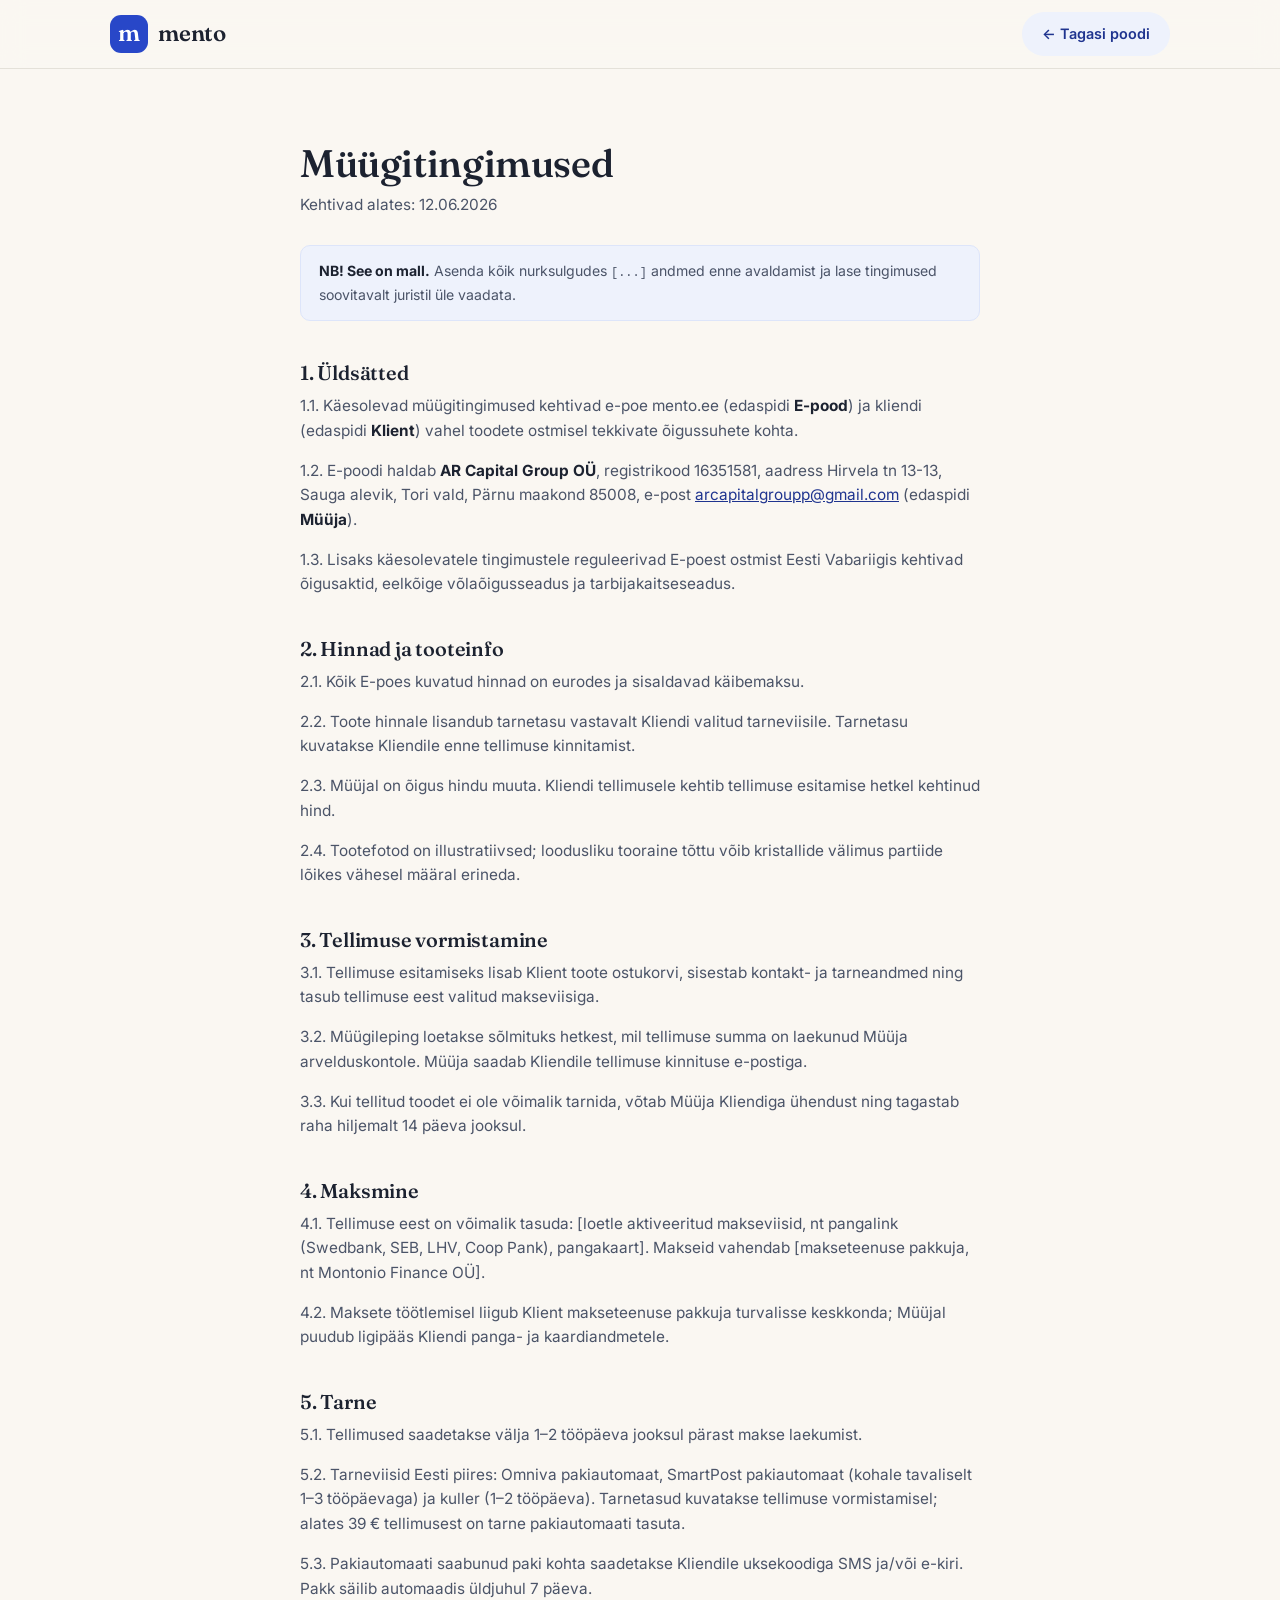
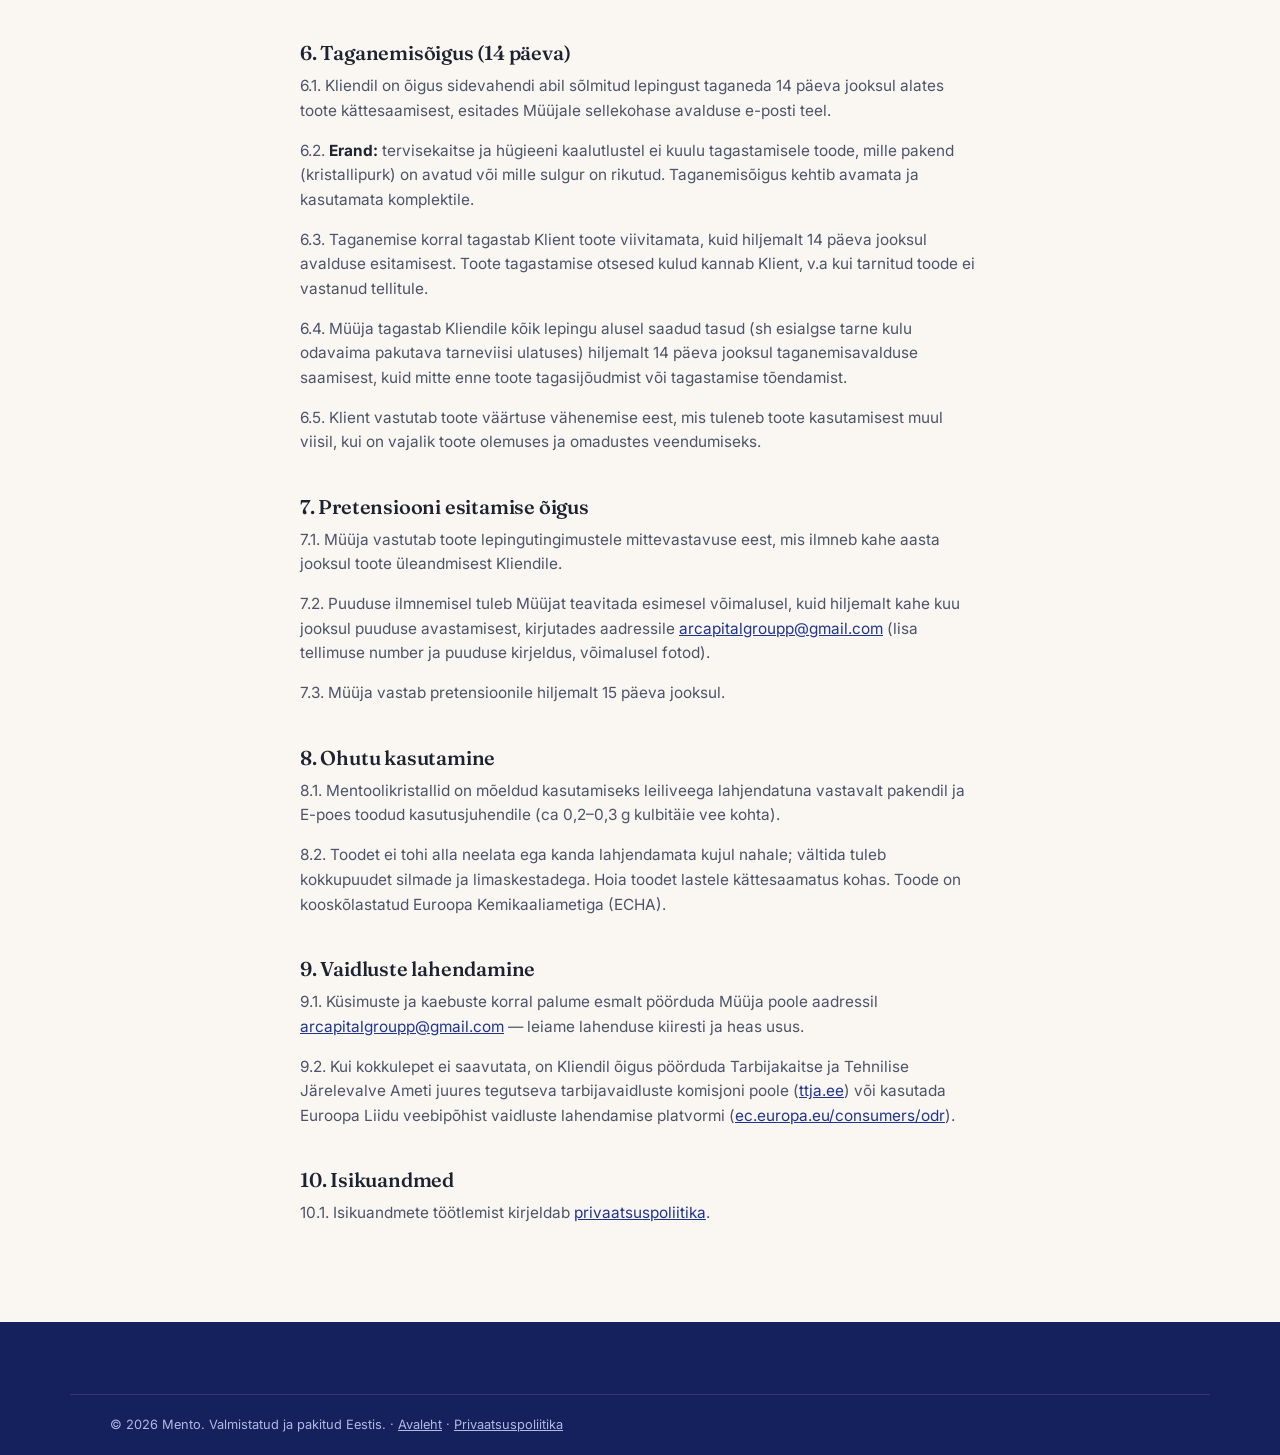
<file: tingimused.html>
﻿<!DOCTYPE html>
<html lang="et">
<head>
  <meta charset="UTF-8">
  <meta name="viewport" content="width=device-width, initial-scale=1">
  <title>Müügitingimused — Mento</title>
  <meta name="description" content="Mento e-poe müügitingimused: tellimine, maksmine, tarne, taganemisõigus ja pretensioonide esitamine.">
  <meta name="robots" content="noindex">
  <link rel="preconnect" href="https://fonts.googleapis.com">
  <link rel="preconnect" href="https://fonts.gstatic.com" crossorigin>
  <link href="https://fonts.googleapis.com/css2?family=Fraunces:opsz,wght@9..144,400;9..144,500;9..144,600&family=Inter:wght@400;500;600;700&display=swap" rel="stylesheet">
  <link rel="stylesheet" href="css/style.css">
  <link rel="icon" href="data:image/svg+xml,%3Csvg xmlns='http://www.w3.org/2000/svg' viewBox='0 0 32 32'%3E%3Crect width='32' height='32' rx='8' fill='%232847c8'/%3E%3Ctext x='16' y='23' text-anchor='middle' font-family='Georgia' font-size='20' fill='white'%3Em%3C/text%3E%3C/svg%3E">
</head>
<body>

  <header class="site-header">
    <div class="container header-inner">
      <a class="brand" href="index.html" aria-label="Mento avaleht">
        <span class="brand-mark" aria-hidden="true">m</span>
        <span class="brand-name">mento</span>
      </a>
      <a href="index.html" class="btn btn-small btn-secondary">← Tagasi poodi</a>
    </div>
  </header>

  <main class="legal-page">
    <div class="container">
      <h1>Müügitingimused</h1>
      <p class="legal-meta">Kehtivad alates: 12.06.2026</p>

      <div class="legal-notice">
        <strong>NB! See on mall.</strong> Asenda kõik nurksulgudes <code>[...]</code> andmed enne
        avaldamist ja lase tingimused soovitavalt juristil üle vaadata.
      </div>

      <h2>1. Üldsätted</h2>
      <p>1.1. Käesolevad müügitingimused kehtivad e-poe mento.ee (edaspidi <strong>E-pood</strong>)
      ja kliendi (edaspidi <strong>Klient</strong>) vahel toodete ostmisel tekkivate õigussuhete kohta.</p>
      <p>1.2. E-poodi haldab <strong>AR Capital Group OÜ</strong>, registrikood 16351581, aadress
      Hirvela tn 13-13, Sauga alevik, Tori vald, Pärnu maakond 85008, e-post
      <a href="mailto:arcapitalgroupp@gmail.com">arcapitalgroupp@gmail.com</a> (edaspidi <strong>Müüja</strong>).</p>
      <p>1.3. Lisaks käesolevatele tingimustele reguleerivad E-poest ostmist Eesti Vabariigis
      kehtivad õigusaktid, eelkõige võlaõigusseadus ja tarbijakaitseseadus.</p>

      <h2>2. Hinnad ja tooteinfo</h2>
      <p>2.1. Kõik E-poes kuvatud hinnad on eurodes ja sisaldavad käibemaksu.</p>
      <p>2.2. Toote hinnale lisandub tarnetasu vastavalt Kliendi valitud tarneviisile. Tarnetasu
      kuvatakse Kliendile enne tellimuse kinnitamist.</p>
      <p>2.3. Müüjal on õigus hindu muuta. Kliendi tellimusele kehtib tellimuse esitamise hetkel
      kehtinud hind.</p>
      <p>2.4. Tootefotod on illustratiivsed; loodusliku tooraine tõttu võib kristallide välimus
      partiide lõikes vähesel määral erineda.</p>

      <h2>3. Tellimuse vormistamine</h2>
      <p>3.1. Tellimuse esitamiseks lisab Klient toote ostukorvi, sisestab kontakt- ja tarneandmed
      ning tasub tellimuse eest valitud makseviisiga.</p>
      <p>3.2. Müügileping loetakse sõlmituks hetkest, mil tellimuse summa on laekunud Müüja
      arvelduskontole. Müüja saadab Kliendile tellimuse kinnituse e-postiga.</p>
      <p>3.3. Kui tellitud toodet ei ole võimalik tarnida, võtab Müüja Kliendiga ühendust ning
      tagastab raha hiljemalt 14 päeva jooksul.</p>

      <h2>4. Maksmine</h2>
      <p>4.1. Tellimuse eest on võimalik tasuda: [loetle aktiveeritud makseviisid, nt pangalink
      (Swedbank, SEB, LHV, Coop Pank), pangakaart]. Makseid vahendab [makseteenuse pakkuja, nt
      Montonio Finance OÜ].</p>
      <p>4.2. Maksete töötlemisel liigub Klient makseteenuse pakkuja turvalisse keskkonda; Müüjal
      puudub ligipääs Kliendi panga- ja kaardiandmetele.</p>

      <h2 id="tarne">5. Tarne</h2>
      <p>5.1. Tellimused saadetakse välja 1–2 tööpäeva jooksul pärast makse laekumist.</p>
      <p>5.2. Tarneviisid Eesti piires: Omniva pakiautomaat, SmartPost pakiautomaat (kohale
      tavaliselt 1–3 tööpäevaga) ja kuller (1–2 tööpäeva). Tarnetasud kuvatakse tellimuse
      vormistamisel; alates 39 € tellimusest on tarne pakiautomaati tasuta.</p>
      <p>5.3. Pakiautomaati saabunud paki kohta saadetakse Kliendile uksekoodiga SMS ja/või e-kiri.
      Pakk säilib automaadis üldjuhul 7 päeva.</p>

      <h2>6. Taganemisõigus (14 päeva)</h2>
      <p>6.1. Kliendil on õigus sidevahendi abil sõlmitud lepingust taganeda 14 päeva jooksul alates
      toote kättesaamisest, esitades Müüjale sellekohase avalduse e-posti teel.</p>
      <p>6.2. <strong>Erand:</strong> tervisekaitse ja hügieeni kaalutlustel ei kuulu tagastamisele
      toode, mille pakend (kristallipurk) on avatud või mille sulgur on rikutud. Taganemisõigus
      kehtib avamata ja kasutamata komplektile.</p>
      <p>6.3. Taganemise korral tagastab Klient toote viivitamata, kuid hiljemalt 14 päeva jooksul
      avalduse esitamisest. Toote tagastamise otsesed kulud kannab Klient, v.a kui tarnitud toode
      ei vastanud tellitule.</p>
      <p>6.4. Müüja tagastab Kliendile kõik lepingu alusel saadud tasud (sh esialgse tarne kulu
      odavaima pakutava tarneviisi ulatuses) hiljemalt 14 päeva jooksul taganemisavalduse
      saamisest, kuid mitte enne toote tagasijõudmist või tagastamise tõendamist.</p>
      <p>6.5. Klient vastutab toote väärtuse vähenemise eest, mis tuleneb toote kasutamisest muul
      viisil, kui on vajalik toote olemuses ja omadustes veendumiseks.</p>

      <h2>7. Pretensiooni esitamise õigus</h2>
      <p>7.1. Müüja vastutab toote lepingutingimustele mittevastavuse eest, mis ilmneb kahe aasta
      jooksul toote üleandmisest Kliendile.</p>
      <p>7.2. Puuduse ilmnemisel tuleb Müüjat teavitada esimesel võimalusel, kuid hiljemalt kahe
      kuu jooksul puuduse avastamisest, kirjutades aadressile
      <a href="mailto:arcapitalgroupp@gmail.com">arcapitalgroupp@gmail.com</a> (lisa tellimuse number ja puuduse kirjeldus,
      võimalusel fotod).</p>
      <p>7.3. Müüja vastab pretensioonile hiljemalt 15 päeva jooksul.</p>

      <h2>8. Ohutu kasutamine</h2>
      <p>8.1. Mentoolikristallid on mõeldud kasutamiseks leiliveega lahjendatuna vastavalt
      pakendil ja E-poes toodud kasutusjuhendile (ca 0,2–0,3 g kulbitäie vee kohta).</p>
      <p>8.2. Toodet ei tohi alla neelata ega kanda lahjendamata kujul nahale; vältida tuleb
      kokkupuudet silmade ja limaskestadega. Hoia toodet lastele kättesaamatus kohas. Toode on
      kooskõlastatud Euroopa Kemikaaliametiga (ECHA).</p>

      <h2>9. Vaidluste lahendamine</h2>
      <p>9.1. Küsimuste ja kaebuste korral palume esmalt pöörduda Müüja poole aadressil
      <a href="mailto:arcapitalgroupp@gmail.com">arcapitalgroupp@gmail.com</a> — leiame lahenduse kiiresti ja heas usus.</p>
      <p>9.2. Kui kokkulepet ei saavutata, on Kliendil õigus pöörduda Tarbijakaitse ja Tehnilise
      Järelevalve Ameti juures tegutseva tarbijavaidluste komisjoni poole
      (<a href="https://ttja.ee" rel="noopener" target="_blank">ttja.ee</a>) või kasutada Euroopa
      Liidu veebipõhist vaidluste lahendamise platvormi
      (<a href="https://ec.europa.eu/consumers/odr" rel="noopener" target="_blank">ec.europa.eu/consumers/odr</a>).</p>

      <h2>10. Isikuandmed</h2>
      <p>10.1. Isikuandmete töötlemist kirjeldab <a href="privaatsus.html">privaatsuspoliitika</a>.</p>
    </div>
  </main>

  <footer class="site-footer">
    <div class="container footer-bottom">
      <p>© 2026 Mento. Valmistatud ja pakitud Eestis. · <a class="footer-inline-link" href="index.html">Avaleht</a> · <a class="footer-inline-link" href="privaatsus.html">Privaatsuspoliitika</a></p>
    </div>
  </footer>

</body>
</html>
</file>
<file: css/style.css>
/* ============================================================
   Mento — mentoolikristallid saunale
   Disainisüsteem: sügav pakendisinine + härma-/mentoolitoonid
   + soe puit. Pealkirjad: Fraunces. Tekst: Inter.
   ============================================================ */

:root {
  /* Bränd */
  --blue-900: #14215c;
  --blue-700: #1f348f;
  --blue-500: #2847c8;   /* pakendi sinine */
  --blue-100: #dde5fa;
  --blue-50:  #eef2fc;

  /* Mentool / härmas */
  --frost-300: #9fd8d6;
  --frost-100: #e3f3f2;
  --frost-50:  #f1f9f8;

  /* Puit / paber */
  --wood-600: #8a6240;
  --wood-400: #b98a5e;
  --paper:    #faf7f2;
  --paper-dark: #f1ece3;

  /* Tekst */
  --ink:      #1c2230;
  --ink-soft: #4b5468;
  --line:     #e4e1d9;

  --radius: 18px;
  --radius-sm: 10px;
  --shadow-soft: 0 6px 24px rgba(20, 33, 92, .08);
  --shadow-lift: 0 14px 44px rgba(20, 33, 92, .14);

  --container: 1140px;
  --gutter: clamp(20px, 4vw, 40px);

  --ease: cubic-bezier(.22, .8, .3, 1);
}

/* ---------- Baas ---------- */

*, *::before, *::after { box-sizing: border-box; }

/* hidden-atribuut peab võitma ka display: flex reegleid */
[hidden] { display: none !important; }

html { scroll-behavior: smooth; scroll-padding-top: 90px; }

body {
  margin: 0;
  overflow-x: clip;
  font-family: "Inter", system-ui, -apple-system, sans-serif;
  font-size: 16px;
  line-height: 1.6;
  color: var(--ink);
  background: var(--paper);
  -webkit-font-smoothing: antialiased;
}

h1, h2, h3 {
  font-family: "Fraunces", Georgia, serif;
  font-weight: 550;
  line-height: 1.15;
  margin: 0 0 .5em;
  letter-spacing: -.01em;
}

h1 { font-size: clamp(2rem, 4.5vw, 3.1rem); }
h2 { font-size: clamp(1.6rem, 3.2vw, 2.3rem); }
h3 { font-size: 1.15rem; font-weight: 600; }
h4 { margin: 0 0 .6em; font-size: .95rem; }

p { margin: 0 0 1em; }
p:last-child { margin-bottom: 0; }

img, svg { display: block; max-width: 100%; }

.container {
  max-width: var(--container);
  margin-inline: auto;
  padding-inline: var(--gutter);
}

.eyebrow {
  font-size: .8rem;
  font-weight: 700;
  letter-spacing: .12em;
  text-transform: uppercase;
  color: var(--blue-500);
  margin-bottom: 1em;
}

.lead { font-size: 1.1rem; color: var(--ink-soft); }

.section-head { max-width: 620px; margin: 0 auto 48px; text-align: center; }

section { padding-block: clamp(56px, 9vw, 104px); }

:focus-visible {
  outline: 3px solid var(--blue-500);
  outline-offset: 2px;
  border-radius: 4px;
}

@media (prefers-reduced-motion: reduce) {
  html { scroll-behavior: auto; }
  *, *::before, *::after { animation-duration: .01ms !important; transition-duration: .01ms !important; }
}

/* ---------- Nupud ---------- */

.btn {
  display: inline-flex;
  align-items: center;
  justify-content: center;
  gap: 8px;
  border: 0;
  border-radius: 999px;
  font: inherit;
  font-weight: 600;
  cursor: pointer;
  text-decoration: none;
  padding: 12px 26px;
  min-height: 44px;
  transition: transform .18s var(--ease), box-shadow .18s var(--ease), background .18s var(--ease);
  touch-action: manipulation;
}
.btn:active { transform: scale(.97); }

.btn-primary {
  background: var(--blue-500);
  color: #fff;
  box-shadow: 0 6px 18px rgba(40, 71, 200, .32);
}
.btn-primary:hover { background: var(--blue-700); box-shadow: 0 8px 24px rgba(40, 71, 200, .4); }

.btn-secondary {
  background: var(--blue-50);
  color: var(--blue-700);
}
.btn-secondary:hover { background: var(--blue-100); }

.btn-large { padding: 15px 34px; font-size: 1.05rem; }
.btn-small { padding: 9px 20px; font-size: .9rem; }
.btn-block { width: 100%; }

.icon-btn {
  display: inline-flex;
  align-items: center;
  justify-content: center;
  width: 44px;
  height: 44px;
  border: 0;
  border-radius: 50%;
  background: transparent;
  color: var(--ink);
  cursor: pointer;
  transition: background .15s var(--ease);
}
.icon-btn:hover { background: rgba(20, 33, 92, .07); }
.icon-btn svg { width: 22px; height: 22px; }

/* ---------- Teaderiba + päis ---------- */

.announce {
  background: var(--blue-900);
  color: #cdd9f6;
  text-align: center;
  font-size: .82rem;
  padding: 8px var(--gutter);
}
.announce p { margin: 0; }

.site-header {
  position: sticky;
  top: 0;
  z-index: 100;
  background: rgba(250, 247, 242, .88);
  backdrop-filter: blur(12px);
  border-bottom: 1px solid var(--line);
}

.header-inner {
  display: flex;
  align-items: center;
  justify-content: space-between;
  gap: 24px;
  height: 68px;
}

.brand {
  display: inline-flex;
  align-items: center;
  gap: 10px;
  text-decoration: none;
}

.brand-mark {
  display: inline-flex;
  align-items: center;
  justify-content: center;
  width: 38px;
  height: 38px;
  border-radius: 11px;
  background: var(--blue-500);
  color: #fff;
  font-family: "Fraunces", Georgia, serif;
  font-size: 1.45rem;
  font-weight: 600;
  line-height: 1;
  padding-bottom: 3px;
}

.brand-name {
  font-family: "Fraunces", Georgia, serif;
  font-size: 1.4rem;
  font-weight: 600;
  color: var(--ink);
  letter-spacing: -.01em;
}
.brand-name-light { color: #fff; }

.main-nav { display: flex; gap: 28px; }
.main-nav a {
  text-decoration: none;
  color: var(--ink-soft);
  font-weight: 500;
  font-size: .95rem;
  padding: 6px 2px;
  transition: color .15s var(--ease);
}
.main-nav a:hover { color: var(--blue-500); }

.header-actions { display: flex; align-items: center; gap: 10px; }

.cart-button {
  position: relative;
  display: inline-flex;
  align-items: center;
  justify-content: center;
  width: 44px;
  height: 44px;
  border: 0;
  border-radius: 50%;
  background: transparent;
  color: var(--ink);
  cursor: pointer;
  transition: background .15s var(--ease);
}
.cart-button:hover { background: rgba(20, 33, 92, .07); }
.cart-button svg { width: 23px; height: 23px; }

.cart-count {
  position: absolute;
  top: 2px;
  right: 0;
  min-width: 19px;
  height: 19px;
  padding-inline: 5px;
  border-radius: 999px;
  background: var(--blue-500);
  color: #fff;
  font-size: .7rem;
  font-weight: 700;
  display: flex;
  align-items: center;
  justify-content: center;
}

/* ---------- Kangelane ---------- */

.hero {
  background:
    radial-gradient(1100px 520px at 85% -10%, var(--frost-100) 0%, transparent 60%),
    linear-gradient(180deg, var(--paper) 0%, var(--paper) 70%, var(--paper-dark) 100%);
  padding-block: clamp(48px, 7vw, 88px);
}

.hero-grid {
  display: grid;
  grid-template-columns: 1.05fr .95fr;
  gap: clamp(32px, 5vw, 64px);
  align-items: center;
}

.hero-copy h1 { max-width: 14em; }

.hero-buy { margin-top: 28px; }

.price-row {
  display: flex;
  align-items: baseline;
  gap: 14px;
  flex-wrap: wrap;
  margin-bottom: 18px;
}

.price {
  font-family: "Fraunces", Georgia, serif;
  font-size: 1.9rem;
  font-weight: 600;
  color: var(--ink);
  font-variant-numeric: tabular-nums;
}
.price-large { font-size: 2.3rem; }
.price-note { font-size: .88rem; color: var(--ink-soft); }

.buy-controls { display: flex; gap: 14px; flex-wrap: wrap; align-items: center; }

.qty {
  display: inline-flex;
  align-items: stretch;
  border: 1.5px solid var(--line);
  border-radius: 999px;
  background: #fff;
  overflow: hidden;
}

.qty-btn {
  width: 44px;
  border: 0;
  background: transparent;
  font-size: 1.2rem;
  color: var(--ink-soft);
  cursor: pointer;
  transition: background .15s var(--ease), color .15s var(--ease);
}
.qty-btn:hover { background: var(--blue-50); color: var(--blue-700); }

.qty input {
  width: 48px;
  border: 0;
  text-align: center;
  font: inherit;
  font-weight: 600;
  background: transparent;
  -moz-appearance: textfield;
  appearance: textfield;
}
.qty input::-webkit-outer-spin-button,
.qty input::-webkit-inner-spin-button { -webkit-appearance: none; margin: 0; }

.trust-chips {
  list-style: none;
  margin: 26px 0 0;
  padding: 0;
  display: flex;
  flex-direction: column;
  gap: 10px;
}
.trust-chips li {
  display: flex;
  align-items: center;
  gap: 10px;
  font-size: .9rem;
  color: var(--ink-soft);
}
.trust-chips svg { width: 19px; height: 19px; flex: none; color: var(--blue-500); }

/* Kangelase visuaal */

.hero-visual { position: relative; }

.hero-card {
  position: relative;
  overflow: hidden;
  border-radius: 26px;
  aspect-ratio: 6 / 7;
  background:
    radial-gradient(700px 360px at 20% 0%, rgba(159, 216, 214, .35) 0%, transparent 55%),
    linear-gradient(160deg, var(--blue-500) 0%, var(--blue-700) 55%, var(--blue-900) 100%);
  color: rgba(255, 255, 255, .92);
  box-shadow: var(--shadow-lift);
  display: flex;
  align-items: center;
  justify-content: center;
}

.hero-card img {
  position: absolute;
  inset: 0;
  width: 100%;
  height: 100%;
  object-fit: cover;
}

.hero-badge {
  position: absolute;
  bottom: -22px;
  left: -14px;
  background: #fff;
  border-radius: var(--radius);
  box-shadow: var(--shadow-soft);
  padding: 16px 22px;
  display: flex;
  flex-direction: column;
  line-height: 1.25;
  border: 1px solid var(--line);
}
.hero-badge strong {
  font-family: "Fraunces", Georgia, serif;
  font-size: 1.7rem;
  color: var(--blue-700);
}
.hero-badge span { font-size: .82rem; color: var(--ink-soft); max-width: 12em; }

/* Lumehelbed */

.snow { position: absolute; inset: 0; pointer-events: none; }
.snow i {
  position: absolute;
  top: -6px;
  width: 5px;
  height: 5px;
  border-radius: 50%;
  background: rgba(255, 255, 255, .85);
  animation: snowfall linear infinite;
}
@keyframes snowfall {
  to { transform: translateY(120vh) translateX(24px); opacity: 0; }
}
@media (prefers-reduced-motion: reduce) {
  .snow { display: none; }
}

/* ---------- Usaldusriba ---------- */

.featurebar {
  background: var(--blue-900);
  color: #fff;
  padding-block: clamp(40px, 6vw, 64px);
}

.featurebar-grid {
  display: grid;
  grid-template-columns: repeat(4, 1fr);
  gap: clamp(24px, 3vw, 40px);
}

.feature svg { width: 30px; height: 30px; color: var(--frost-300); margin-bottom: 14px; }
.feature h3 { color: #fff; font-size: 1.02rem; margin-bottom: .3em; }
.feature p { font-size: .88rem; color: #aebbe4; margin: 0; }

/* ---------- Lugu + võrdlus ---------- */

.story-grid {
  display: grid;
  grid-template-columns: 1fr 1.05fr;
  gap: clamp(32px, 5vw, 72px);
  align-items: center;
}

/* Grid-laste min-width: auto ei tohi lasta sisul (nt tabelil) vaadet laiemaks venitada */
.hero-grid > *, .story-grid > *, .gift-grid > *, .buy-card > * { min-width: 0; }

.compare-card {
  background: #fff;
  border: 1px solid var(--line);
  border-radius: var(--radius);
  box-shadow: var(--shadow-soft);
  padding: clamp(20px, 3vw, 32px);
}
.compare-card h3 { margin-bottom: 18px; }

.compare-table {
  width: 100%;
  border-collapse: collapse;
  font-size: .88rem;
  table-layout: fixed;
}
.compare-table th, .compare-table td {
  overflow-wrap: break-word;
  hyphens: auto;
}
.compare-table thead th:first-child { width: 30%; }
.compare-table th, .compare-table td {
  text-align: left;
  padding: 10px 12px;
  border-top: 1px solid var(--line);
  vertical-align: top;
}
.compare-table thead th { border-top: 0; font-size: .8rem; text-transform: uppercase; letter-spacing: .06em; color: var(--ink-soft); }
.compare-table tbody th { font-weight: 600; color: var(--ink); width: 32%; }
.compare-table td { color: var(--ink-soft); }
.compare-table .compare-us {
  background: var(--frost-50);
  color: var(--ink);
  font-weight: 500;
}
.compare-table thead .compare-us { color: var(--blue-700); font-weight: 700; }

/* ---------- Karbis on ---------- */

.box-contents { background: var(--paper-dark); }

.box-grid {
  display: grid;
  grid-template-columns: repeat(3, 1fr);
  gap: clamp(18px, 2.5vw, 28px);
}

.box-item {
  background: #fff;
  border: 1px solid var(--line);
  border-radius: var(--radius);
  padding: 28px;
  text-align: center;
  transition: transform .25s var(--ease), box-shadow .25s var(--ease);
}
.box-item:hover { transform: translateY(-4px); box-shadow: var(--shadow-soft); }

.box-item-visual {
  width: 120px;
  height: 130px;
  margin: 0 auto 18px;
  display: flex;
  align-items: center;
  justify-content: center;
  border-radius: var(--radius-sm);
  background: linear-gradient(165deg, var(--frost-100), var(--blue-50));
  color: var(--blue-700);
}
.box-item-visual svg { width: 78px; height: 104px; }

.box-item p { font-size: .92rem; color: var(--ink-soft); }

/* ---------- Kasutusjuhend ---------- */

.steps {
  list-style: none;
  counter-reset: none;
  margin: 0;
  padding: 0;
  display: grid;
  grid-template-columns: repeat(3, 1fr);
  gap: clamp(18px, 2.5vw, 28px);
}

.step {
  position: relative;
  background: #fff;
  border: 1px solid var(--line);
  border-radius: var(--radius);
  padding: 30px 26px 26px;
}

.step-num {
  display: inline-flex;
  align-items: center;
  justify-content: center;
  width: 42px;
  height: 42px;
  border-radius: 50%;
  background: var(--blue-500);
  color: #fff;
  font-family: "Fraunces", Georgia, serif;
  font-size: 1.2rem;
  font-weight: 600;
  margin-bottom: 16px;
}

.step p { font-size: .95rem; color: var(--ink-soft); margin: 0; }
.step strong { color: var(--ink); }

.safety-note {
  margin-top: 32px;
  display: flex;
  gap: 14px;
  align-items: flex-start;
  background: var(--frost-50);
  border: 1px solid #cfe7e5;
  border-radius: var(--radius-sm);
  padding: 18px 22px;
  font-size: .9rem;
  color: var(--ink-soft);
}
.safety-note svg { width: 22px; height: 22px; flex: none; color: var(--blue-700); margin-top: 2px; }
.safety-note p { margin: 0; }

/* ---------- Mõju ---------- */

.benefits { background: var(--paper-dark); }

.benefits-grid {
  display: grid;
  grid-template-columns: repeat(4, 1fr);
  gap: clamp(18px, 2.5vw, 28px);
}

.benefit {
  background: #fff;
  border: 1px solid var(--line);
  border-radius: var(--radius);
  padding: 26px 24px;
}
.benefit svg { width: 28px; height: 28px; color: var(--blue-500); margin-bottom: 14px; }
.benefit h3 { font-size: 1rem; }
.benefit p { font-size: .88rem; color: var(--ink-soft); margin: 0; }

/* ---------- Kingitus ---------- */

.gift-grid {
  display: grid;
  grid-template-columns: .9fr 1.1fr;
  gap: clamp(32px, 5vw, 72px);
  align-items: center;
}

.gift-card-visual {
  position: relative;
  overflow: hidden;
  border-radius: 26px;
  aspect-ratio: 5 / 4;
  background: linear-gradient(150deg, var(--blue-700), var(--blue-900));
  box-shadow: var(--shadow-lift);
}
.gift-card-visual img {
  position: absolute;
  inset: 0;
  width: 100%;
  height: 100%;
  object-fit: cover;
  object-position: center 62%;
}

.gift-copy .btn { margin-top: 10px; }

/* ---------- KKK ---------- */

.faq-inner { max-width: 760px; }

.faq-list { display: flex; flex-direction: column; gap: 12px; }

.faq-item {
  background: #fff;
  border: 1px solid var(--line);
  border-radius: var(--radius-sm);
  overflow: hidden;
}

.faq-item summary {
  list-style: none;
  cursor: pointer;
  padding: 18px 22px;
  font-weight: 600;
  display: flex;
  align-items: center;
  justify-content: space-between;
  gap: 16px;
  min-height: 44px;
}
.faq-item summary::-webkit-details-marker { display: none; }

.faq-item summary::after {
  content: "";
  flex: none;
  width: 11px;
  height: 11px;
  border-right: 2px solid var(--blue-500);
  border-bottom: 2px solid var(--blue-500);
  transform: rotate(45deg) translateY(-2px);
  transition: transform .2s var(--ease);
}
.faq-item[open] summary::after { transform: rotate(225deg) translateY(-2px); }

.faq-item p {
  padding: 0 22px 20px;
  margin: 0;
  color: var(--ink-soft);
  font-size: .95rem;
}

/* ---------- Ostuplokk ---------- */

.buy {
  background:
    radial-gradient(900px 480px at 10% 0%, var(--frost-100) 0%, transparent 55%),
    var(--paper-dark);
}

.buy-card {
  display: grid;
  grid-template-columns: .85fr 1.15fr;
  background: #fff;
  border: 1px solid var(--line);
  border-radius: 26px;
  overflow: hidden;
  box-shadow: var(--shadow-lift);
}

.buy-visual {
  position: relative;
  background: linear-gradient(165deg, var(--blue-500), var(--blue-900));
  color: rgba(255, 255, 255, .92);
  display: flex;
  align-items: center;
  justify-content: center;
  padding: 40px;
  min-height: 320px;
}
.buy-visual img {
  position: absolute;
  inset: 0;
  width: 100%;
  height: 100%;
  object-fit: cover;
}

.buy-info { padding: clamp(28px, 4vw, 48px); }
.buy-desc { color: var(--ink-soft); }
.buy-info .price-row { margin-block: 18px; }

.buy-meta {
  list-style: none;
  margin: 26px 0 0;
  padding: 0;
  display: flex;
  flex-direction: column;
  gap: 10px;
}
.buy-meta li {
  display: flex;
  align-items: center;
  gap: 10px;
  font-size: .9rem;
  color: var(--ink-soft);
}
.buy-meta svg { width: 19px; height: 19px; flex: none; color: var(--blue-500); }
.buy-meta em { font-style: normal; color: var(--wood-600); font-weight: 600; }

/* ---------- Jalus ---------- */

.site-footer {
  background: var(--blue-900);
  color: #aebbe4;
  padding-top: clamp(48px, 6vw, 72px);
  font-size: .9rem;
}

.footer-grid {
  display: grid;
  grid-template-columns: 1.4fr 1fr 1fr 1.2fr;
  gap: clamp(28px, 4vw, 48px);
  padding-bottom: 48px;
}

.footer-brand p { margin-top: 14px; max-width: 22em; }

.footer-col { display: flex; flex-direction: column; gap: 8px; }
.footer-col h4 {
  color: #fff;
  font-size: .8rem;
  text-transform: uppercase;
  letter-spacing: .1em;
}
.footer-col a {
  color: #aebbe4;
  text-decoration: none;
  padding: 2px 0;
  transition: color .15s var(--ease);
}
.footer-col a:hover { color: #fff; }
.footer-pay { margin: 0; line-height: 1.7; }

.footer-bottom {
  border-top: 1px solid rgba(255, 255, 255, .12);
  padding-block: 20px;
  font-size: .8rem;
}
.footer-bottom p { margin: 0; }

/* ---------- Ostukorvi sahtel ---------- */

.drawer-backdrop, .modal-backdrop {
  position: fixed;
  inset: 0;
  background: rgba(15, 20, 40, .5);
  z-index: 200;
  opacity: 0;
  transition: opacity .25s var(--ease);
}
.drawer-backdrop.open, .modal-backdrop.open { opacity: 1; }

.cart-drawer {
  position: fixed;
  top: 0;
  right: 0;
  bottom: 0;
  width: min(420px, 100vw);
  background: var(--paper);
  z-index: 210;
  display: flex;
  flex-direction: column;
  transform: translateX(100%);
  transition: transform .3s var(--ease);
  box-shadow: -10px 0 40px rgba(20, 33, 92, .2);
}
.cart-drawer.open { transform: translateX(0); }

.cart-head {
  display: flex;
  align-items: center;
  justify-content: space-between;
  padding: 18px 22px;
  border-bottom: 1px solid var(--line);
}
.cart-head h2 { margin: 0; font-size: 1.3rem; }

.cart-body { flex: 1; overflow-y: auto; padding: 22px; }

.cart-empty {
  text-align: center;
  color: var(--ink-soft);
  padding: 48px 12px;
}
.cart-empty svg { width: 44px; height: 44px; margin: 0 auto 16px; color: var(--blue-100); }

.cart-item {
  display: grid;
  grid-template-columns: 64px 1fr auto;
  gap: 14px;
  align-items: center;
  padding-bottom: 18px;
  border-bottom: 1px solid var(--line);
}

.cart-item-thumb {
  width: 64px;
  height: 64px;
  border-radius: var(--radius-sm);
  object-fit: cover;
  object-position: center 65%;
  background: linear-gradient(160deg, var(--blue-500), var(--blue-900));
}

.cart-item-title { font-weight: 600; font-size: .95rem; margin: 0 0 2px; }
.cart-item-sub { font-size: .8rem; color: var(--ink-soft); margin: 0 0 8px; }

.cart-item .qty { transform: scale(.92); transform-origin: left; }
.cart-item-price { font-weight: 700; font-variant-numeric: tabular-nums; }

.cart-remove {
  border: 0;
  background: none;
  color: var(--ink-soft);
  font-size: .8rem;
  text-decoration: underline;
  cursor: pointer;
  padding: 6px 0;
}
.cart-remove:hover { color: #b3261e; }

.cart-foot {
  border-top: 1px solid var(--line);
  padding: 18px 22px 22px;
  background: #fff;
}

.cart-shipping-hint {
  font-size: .82rem;
  color: var(--blue-700);
  background: var(--blue-50);
  border-radius: var(--radius-sm);
  padding: 8px 12px;
  margin: 0 0 14px;
}
.cart-shipping-hint:empty { display: none; }

.cart-total-row {
  display: flex;
  justify-content: space-between;
  align-items: baseline;
  margin-bottom: 14px;
  font-size: 1.05rem;
}
.cart-total-row strong { font-variant-numeric: tabular-nums; }

.cart-note {
  text-align: center;
  font-size: .8rem;
  color: var(--ink-soft);
  margin: 10px 0 0;
}

/* ---------- Tellimuse modaal ---------- */

.modal-backdrop {
  display: flex;
  align-items: flex-start;
  justify-content: center;
  overflow-y: auto;
  padding: clamp(12px, 3vw, 40px);
}

.modal {
  background: var(--paper);
  border-radius: 22px;
  width: min(640px, 100%);
  margin-block: auto;
  box-shadow: var(--shadow-lift);
  transform: translateY(14px) scale(.985);
  transition: transform .25s var(--ease);
}
.modal-backdrop.open .modal { transform: none; }

.modal-head {
  display: flex;
  align-items: center;
  justify-content: space-between;
  padding: 22px 26px 0;
}
.modal-head h2 { margin: 0; font-size: 1.4rem; }

#checkout-form { padding: 10px 26px 26px; }

fieldset {
  border: 0;
  margin: 0 0 8px;
  padding: 16px 0;
}
legend {
  font-family: "Fraunces", Georgia, serif;
  font-weight: 600;
  font-size: 1.05rem;
  padding: 0;
  margin-bottom: 12px;
}

.form-row {
  display: grid;
  grid-template-columns: 1fr 1fr;
  gap: 14px;
}

.form-field { margin-bottom: 14px; }
.form-field label {
  display: block;
  font-size: .85rem;
  font-weight: 600;
  margin-bottom: 6px;
}
.form-field input {
  width: 100%;
  border: 1.5px solid var(--line);
  border-radius: var(--radius-sm);
  background: #fff;
  font: inherit;
  padding: 11px 14px;
  min-height: 44px;
  transition: border-color .15s var(--ease);
}
.form-field input:focus { border-color: var(--blue-500); outline: none; }
.form-field input[aria-invalid="true"] { border-color: #b3261e; }

.field-hint { font-size: .78rem; color: var(--ink-soft); margin: 6px 0 0; }
.field-error { font-size: .78rem; color: #b3261e; margin: 6px 0 0; font-weight: 500; }

.option-list { display: flex; flex-direction: column; gap: 10px; }

.option {
  display: flex;
  align-items: center;
  gap: 12px;
  background: #fff;
  border: 1.5px solid var(--line);
  border-radius: var(--radius-sm);
  padding: 13px 16px;
  cursor: pointer;
  transition: border-color .15s var(--ease), background .15s var(--ease);
}
.option:hover { border-color: var(--blue-100); }
.option:has(input:checked) { border-color: var(--blue-500); background: var(--blue-50); }

.option input { accent-color: var(--blue-500); width: 18px; height: 18px; flex: none; }
.option-body { flex: 1; display: flex; flex-direction: column; }
.option-title { font-weight: 600; font-size: .95rem; }
.option-sub { font-size: .8rem; color: var(--ink-soft); }
.option-price { font-weight: 700; font-size: .92rem; font-variant-numeric: tabular-nums; }

.option-disabled { cursor: not-allowed; opacity: .65; }
.option-disabled:hover { border-color: var(--line); }

.option-badge {
  font-size: .7rem;
  font-weight: 700;
  text-transform: uppercase;
  letter-spacing: .07em;
  background: var(--paper-dark);
  color: var(--wood-600);
  border-radius: 999px;
  padding: 4px 10px;
}

.pay-placeholder-note {
  font-size: .82rem;
  color: var(--ink-soft);
  background: var(--paper-dark);
  border-radius: var(--radius-sm);
  padding: 10px 14px;
}

.order-summary {
  background: #fff;
  border: 1px solid var(--line);
  border-radius: var(--radius-sm);
  padding: 16px 18px;
  margin: 10px 0 18px;
}
.summary-row {
  display: flex;
  justify-content: space-between;
  font-size: .92rem;
  color: var(--ink-soft);
  padding: 4px 0;
}
.summary-row span:last-child { font-variant-numeric: tabular-nums; }
.summary-total {
  border-top: 1px solid var(--line);
  margin-top: 8px;
  padding-top: 10px;
  font-weight: 700;
  font-size: 1.05rem;
  color: var(--ink);
}

.order-confirm {
  text-align: center;
  padding: 40px 32px 36px;
}
.order-confirm svg { width: 54px; height: 54px; color: #1d8a4e; margin: 0 auto 18px; }
.order-confirm p { color: var(--ink-soft); max-width: 34em; margin-inline: auto; }
.order-confirm .btn { margin-top: 16px; }

/* ---------- Õigusleheküljed ---------- */

.legal-page { padding-block: clamp(40px, 6vw, 72px) clamp(56px, 8vw, 96px); }
.legal-page .container { max-width: 760px; }
.legal-page h1 { font-size: clamp(1.8rem, 3.5vw, 2.4rem); margin-bottom: .2em; }
.legal-page h2 { font-size: 1.25rem; margin-top: 2em; }
.legal-page p, .legal-page li { color: var(--ink-soft); font-size: .96rem; }
.legal-page ul { padding-left: 1.3em; margin: 0 0 1em; }
.legal-page li { margin-bottom: .35em; }
.legal-page a { color: var(--blue-700); }
.legal-page strong { color: var(--ink); }
.legal-meta { color: var(--ink-soft); font-size: .88rem; margin-bottom: 28px; }

.legal-notice {
  background: var(--blue-50);
  border: 1px solid var(--blue-100);
  border-radius: var(--radius-sm);
  padding: 14px 18px;
  font-size: .88rem;
  color: var(--ink-soft);
  margin-bottom: 32px;
}
.legal-notice code { font-size: .85em; }

.footer-inline-link { color: #aebbe4; }
.footer-inline-link:hover { color: #fff; }

/* ---------- Nõusoleku märkeruut ---------- */

.consent {
  display: flex;
  align-items: flex-start;
  gap: 10px;
  cursor: pointer;
  font-size: .88rem;
  color: var(--ink-soft);
}
.consent input {
  width: 18px;
  height: 18px;
  flex: none;
  margin-top: 2px;
  accent-color: var(--blue-500);
}
.consent a { color: var(--blue-700); }

/* ---------- Teavitus ---------- */

.toast {
  position: fixed;
  left: 50%;
  bottom: 28px;
  transform: translate(-50%, 16px);
  background: var(--ink);
  color: #fff;
  font-size: .92rem;
  font-weight: 500;
  padding: 12px 22px;
  border-radius: 999px;
  box-shadow: var(--shadow-lift);
  z-index: 300;
  opacity: 0;
  transition: opacity .25s var(--ease), transform .25s var(--ease);
  pointer-events: none;
}
.toast.show { opacity: 1; transform: translate(-50%, 0); }

/* ---------- Kohanduv paigutus ---------- */

@media (max-width: 960px) {
  .hero-grid, .story-grid, .gift-grid { grid-template-columns: 1fr; }
  .hero-visual { max-width: 460px; }
  .gift-visual { order: 2; max-width: 460px; }
  .featurebar-grid, .benefits-grid { grid-template-columns: repeat(2, 1fr); }
  .box-grid, .steps { grid-template-columns: 1fr; }
  .buy-card { grid-template-columns: 1fr; }
  .buy-visual { min-height: 220px; }
  .footer-grid { grid-template-columns: 1fr 1fr; }
}

@media (max-width: 640px) {
  .main-nav { display: none; }
  .featurebar-grid, .benefits-grid { grid-template-columns: 1fr; }
  .form-row { grid-template-columns: 1fr; }
  .buy-controls { align-items: stretch; }
  .buy-controls .btn { flex: 1; }
  .hero-badge { left: 8px; bottom: -18px; padding: 12px 16px; }
  .footer-grid { grid-template-columns: 1fr; }
}
</file>
